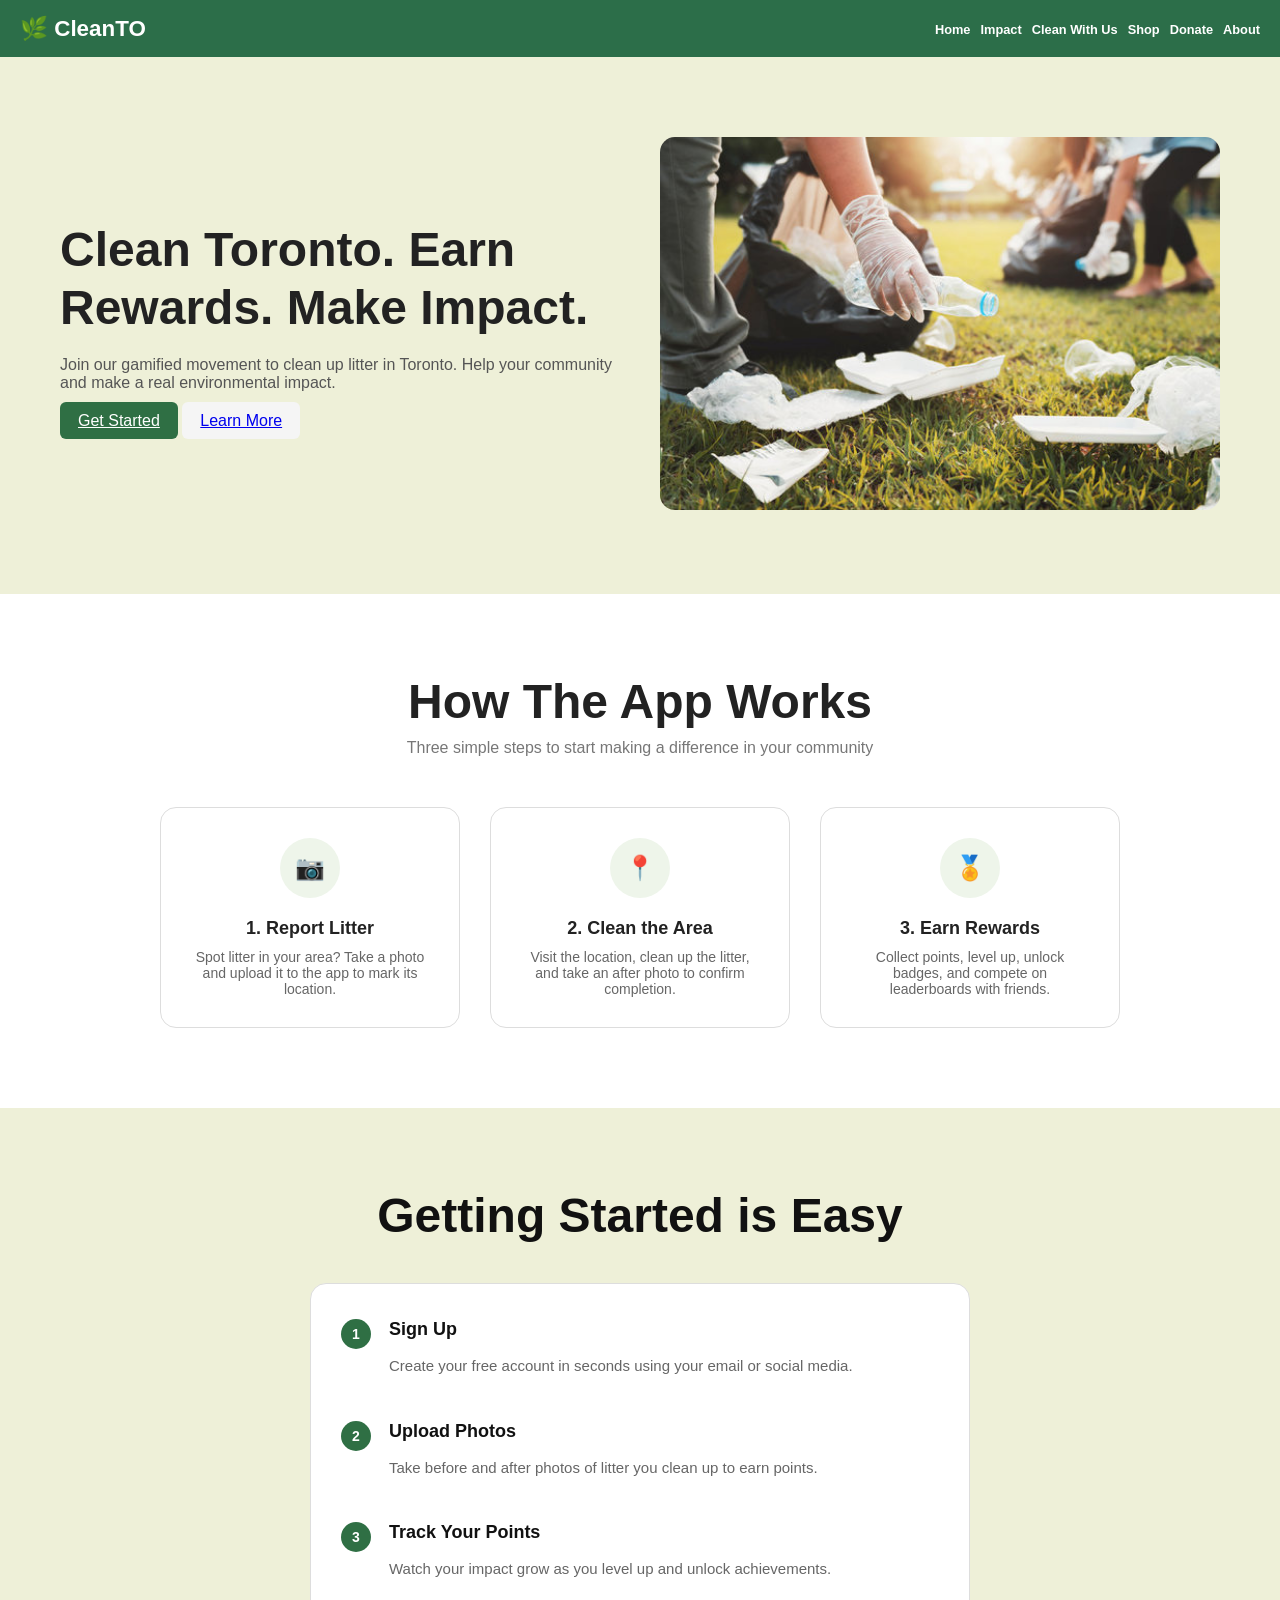
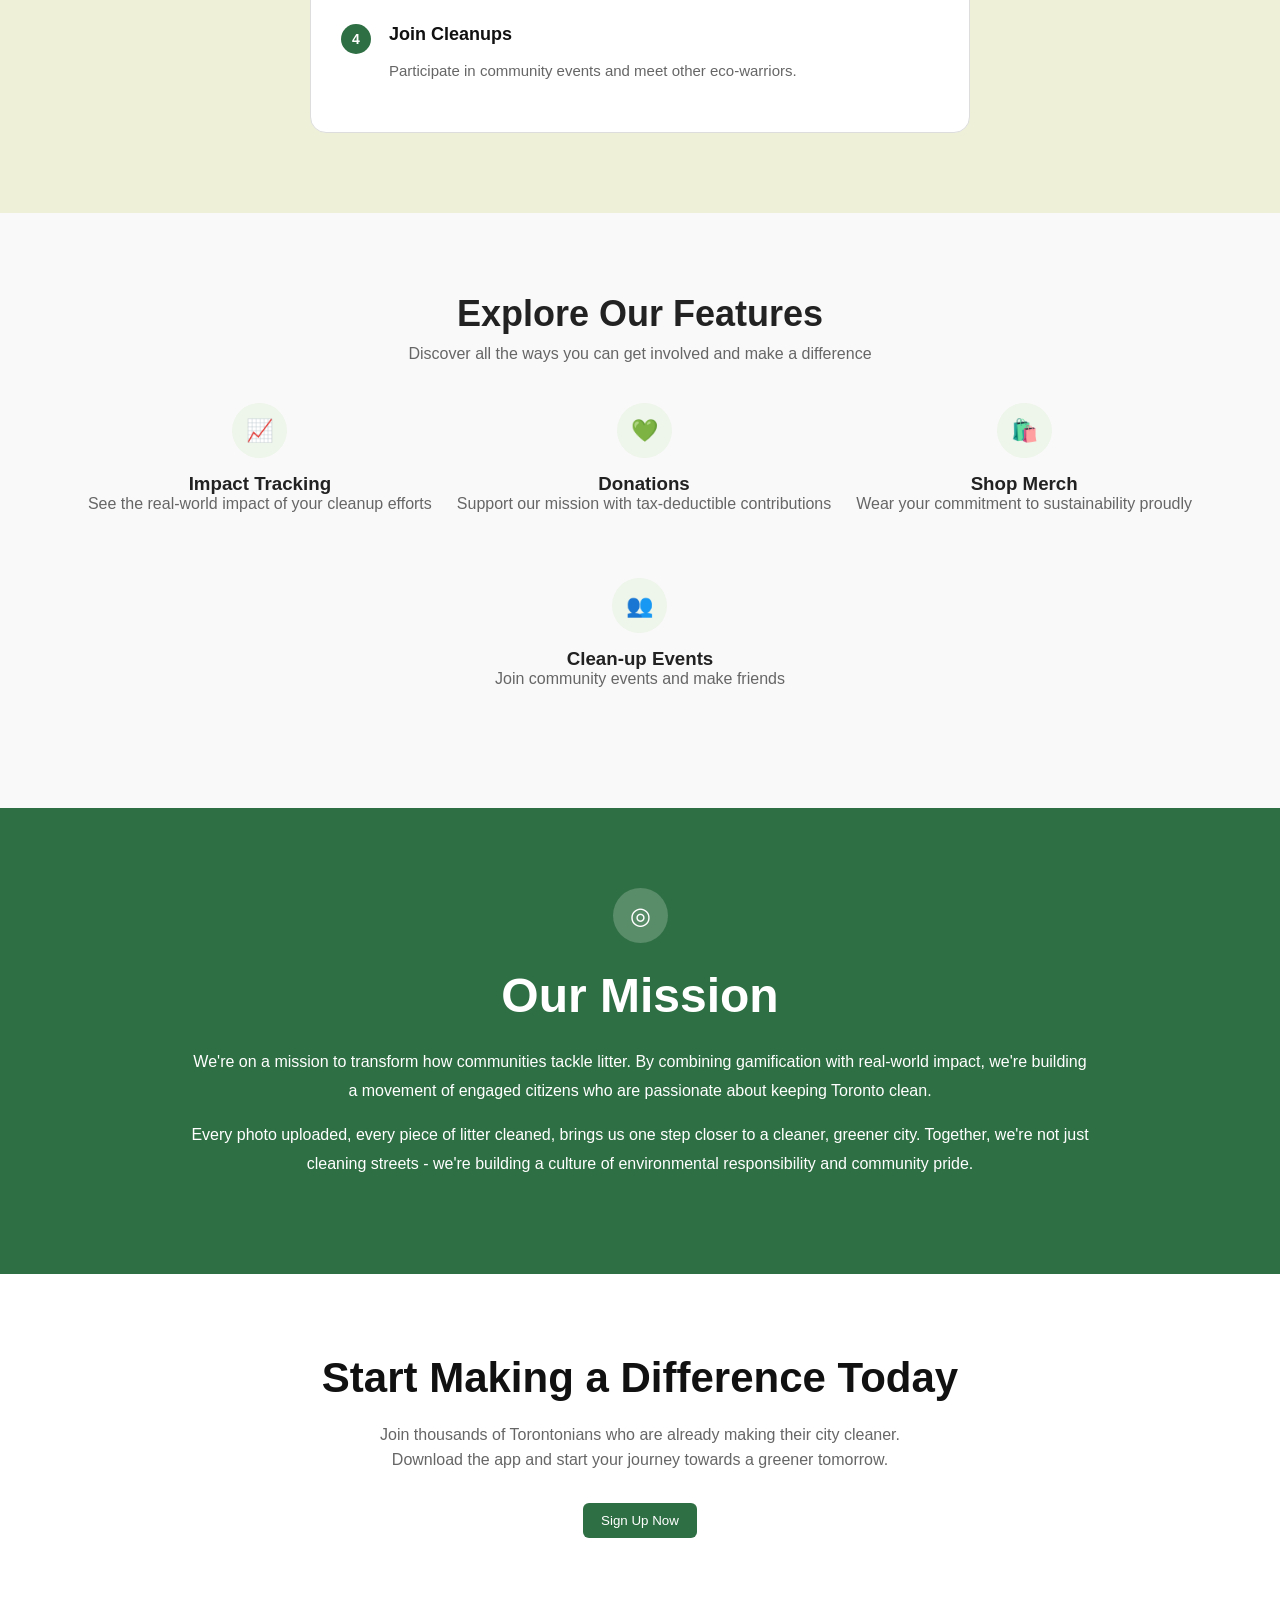
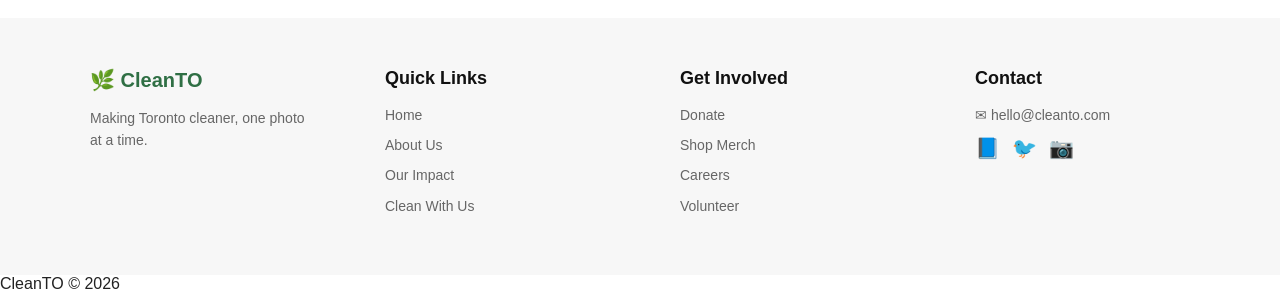
<file: index.html>
<!DOCTYPE html>
<html>
<head>
  <title>CleanTO Homepage</title>
<meta charset="utf-8" />
<meta http-equiv="Content-type" content="text/html; charset=utf-8" />
<meta name="viewport" content="width=device-width, initial-scale=1" />

<meta name="keywords" content="HTML">

  <link rel="stylesheet" href="style.css">
</head>

<body>

    <!-- NAVIGATION -->
    <nav>
        <a href="#" class="logo">🌿 CleanTO</a>
        <ul>
            <li><a href="index.html" >Home</a></li>
            <li><a href="impact.html" >Impact</a></li>
            <li><a href="clean.html" >Clean With Us</a></li>
            <li><a href="shop.html" >Shop</a></li>
            <li><a href="donations.html" >Donate</a></li>
            <li><a href="about.html" >About</a></li>
        </ul>
    </nav>

<!-- Hero Section -->
<div class="hero">

  <!-- Left side -->
  <div class="hero-text">
    <h1>Clean Toronto. Earn Rewards. Make Impact.</h1>
    <p>
      Join our gamified movement to clean up litter in Toronto.
      Help your community and make a real environmental impact.
    </p>

    <a href="clean.html" class="btn-green">Get Started</a>
    <a href="about.html" class="btn-light">Learn More</a>
  </div>

  <!-- Right side -->
  <div class="hero-image">
    <img src="hero.jpg" alt="hero image">
  </div>

</div>

<!-- How it works -->
<section id="how">
  <h2>How The App Works</h2>
  <p class="how-subtitle">Three simple steps to start making a difference in your community</p>

  <div class="cards">
    <div class="card">
      <div class="icon-circle">📷</div>
      <h3>1. Report Litter</h3>
      <p>Spot litter in your area? Take a photo and upload it to the app to mark its location.</p>
    </div>

    <div class="card">
      <div class="icon-circle">📍</div>
      <h3>2. Clean the Area</h3>
      <p>Visit the location, clean up the litter, and take an after photo to confirm completion.</p>
    </div>

    <div class="card">
      <div class="icon-circle">🏅</div>
      <h3>3. Earn Rewards</h3>
      <p>Collect points, level up, unlock badges, and compete on leaderboards with friends.</p>
    </div>
  </div>
</section>
<section id="getting-started">
  <h2>Getting Started is Easy</h2>

  <div class="steps">
    <div class="step-item">
      <div class="step-number">1</div>
      <div class="step-text">
        <h3>Sign Up</h3>
        <p>Create your free account in seconds using your email or social media.</p>
      </div>
    </div>

    <div class="step-item">
      <div class="step-number">2</div>
      <div class="step-text">
        <h3>Upload Photos</h3>
        <p>Take before and after photos of litter you clean up to earn points.</p>
      </div>
    </div>

    <div class="step-item">
      <div class="step-number">3</div>
      <div class="step-text">
        <h3>Track Your Points</h3>
        <p>Watch your impact grow as you level up and unlock achievements.</p>
      </div>
    </div>

    <div class="step-item">
      <div class="step-number">4</div>
      <div class="step-text">
        <h3>Join Cleanups</h3>
        <p>Participate in community events and meet other eco-warriors.</p>
      </div>
    </div>
  </div>
</section>
<section id="features">
  <h2>Explore Our Features</h2>
  <p class="feature-subtitle">
    Discover all the ways you can get involved and make a difference
  </p>

  <div class="feature-box">

    <div class="feature-card">
      <div class="feature-icon">📈</div>
      <h3>Impact Tracking</h3>
      <p>See the real-world impact of your cleanup efforts</p>
    </div>

    <div class="feature-card">
      <div class="feature-icon">💚</div>
      <h3>Donations</h3>
      <p>Support our mission with tax-deductible contributions</p>
    </div>

    <div class="feature-card">
      <div class="feature-icon">🛍️</div>
      <h3>Shop Merch</h3>
      <p>Wear your commitment to sustainability proudly</p>
    </div>

    <div class="feature-card">
      <div class="feature-icon">👥</div>
      <h3>Clean-up Events</h3>
      <p>Join community events and make friends</p>
    </div>

  </div>
</section>
<section id="mission">
  <div class="mission-icon">◎</div>
  <h2>Our Mission</h2>
  <p>
    We're on a mission to transform how communities tackle litter. By combining
    gamification with real-world impact, we're building a movement of engaged
    citizens who are passionate about keeping Toronto clean.
  </p>
  <p>
    Every photo uploaded, every piece of litter cleaned, brings us one step
    closer to a cleaner, greener city. Together, we're not just cleaning
    streets - we're building a culture of environmental responsibility and
    community pride.
  </p>
</section>
<section id="cta">
  <h2>Start Making a Difference Today</h2>
  <p class="cta-text">
    Join thousands of Torontonians who are already making their city cleaner.<br>
    Download the app and start your journey towards a greener tomorrow.
  </p>

  <div class="cta-buttons">
    <button class="btn-green" id="openSignup">Sign Up Now</button>
  </div>
</section>

<footer id="footer">
  <div class="footer-container">
    <div class="footer-column">
      <h3 class="footer-logo">🌿 CleanTO</h3>
      <p>Making Toronto cleaner, one photo at a time.</p>
    </div>

    <div class="footer-column">
      <h4>Quick Links</h4>
      <p>Home</p>
      <p>About Us</p>
      <p>Our Impact</p>
      <p>Clean With Us</p>
    </div>

    <div class="footer-column">
      <h4>Get Involved</h4>
      <p>Donate</p>
      <p>Shop Merch</p>
      <p>Careers</p>
      <p>Volunteer</p>
    </div>

    <div class="footer-column">
      <h4>Contact</h4>
      <p>✉ hello@cleanto.com</p>
      <div class="social-icons">
        <span>📘</span>
        <span>🐦</span>
        <span>📷</span>
      </div>
    </div>
  </div>
</footer>

<!-- Footer -->
<div class="footer">
  <p>CleanTO © 2026</p>
</div>

<script src="script.js"></script>
<!-- Signup Popup -->
<div id="signupModal" class="modal">
  <div class="modal-content">
    <span class="close">&times;</span>
    <h2>Sign Up</h2>

    <form id="signupForm">
      <input type="text" id="name" placeholder="Full Name"><br><br>
      <input type="email" id="email" placeholder="Email"><br><br>

      <button type="submit" class="btn-green">Submit</button>
    </form>

    <p id="message"></p>
  </div>
</div>

</body>
</html>
</file>
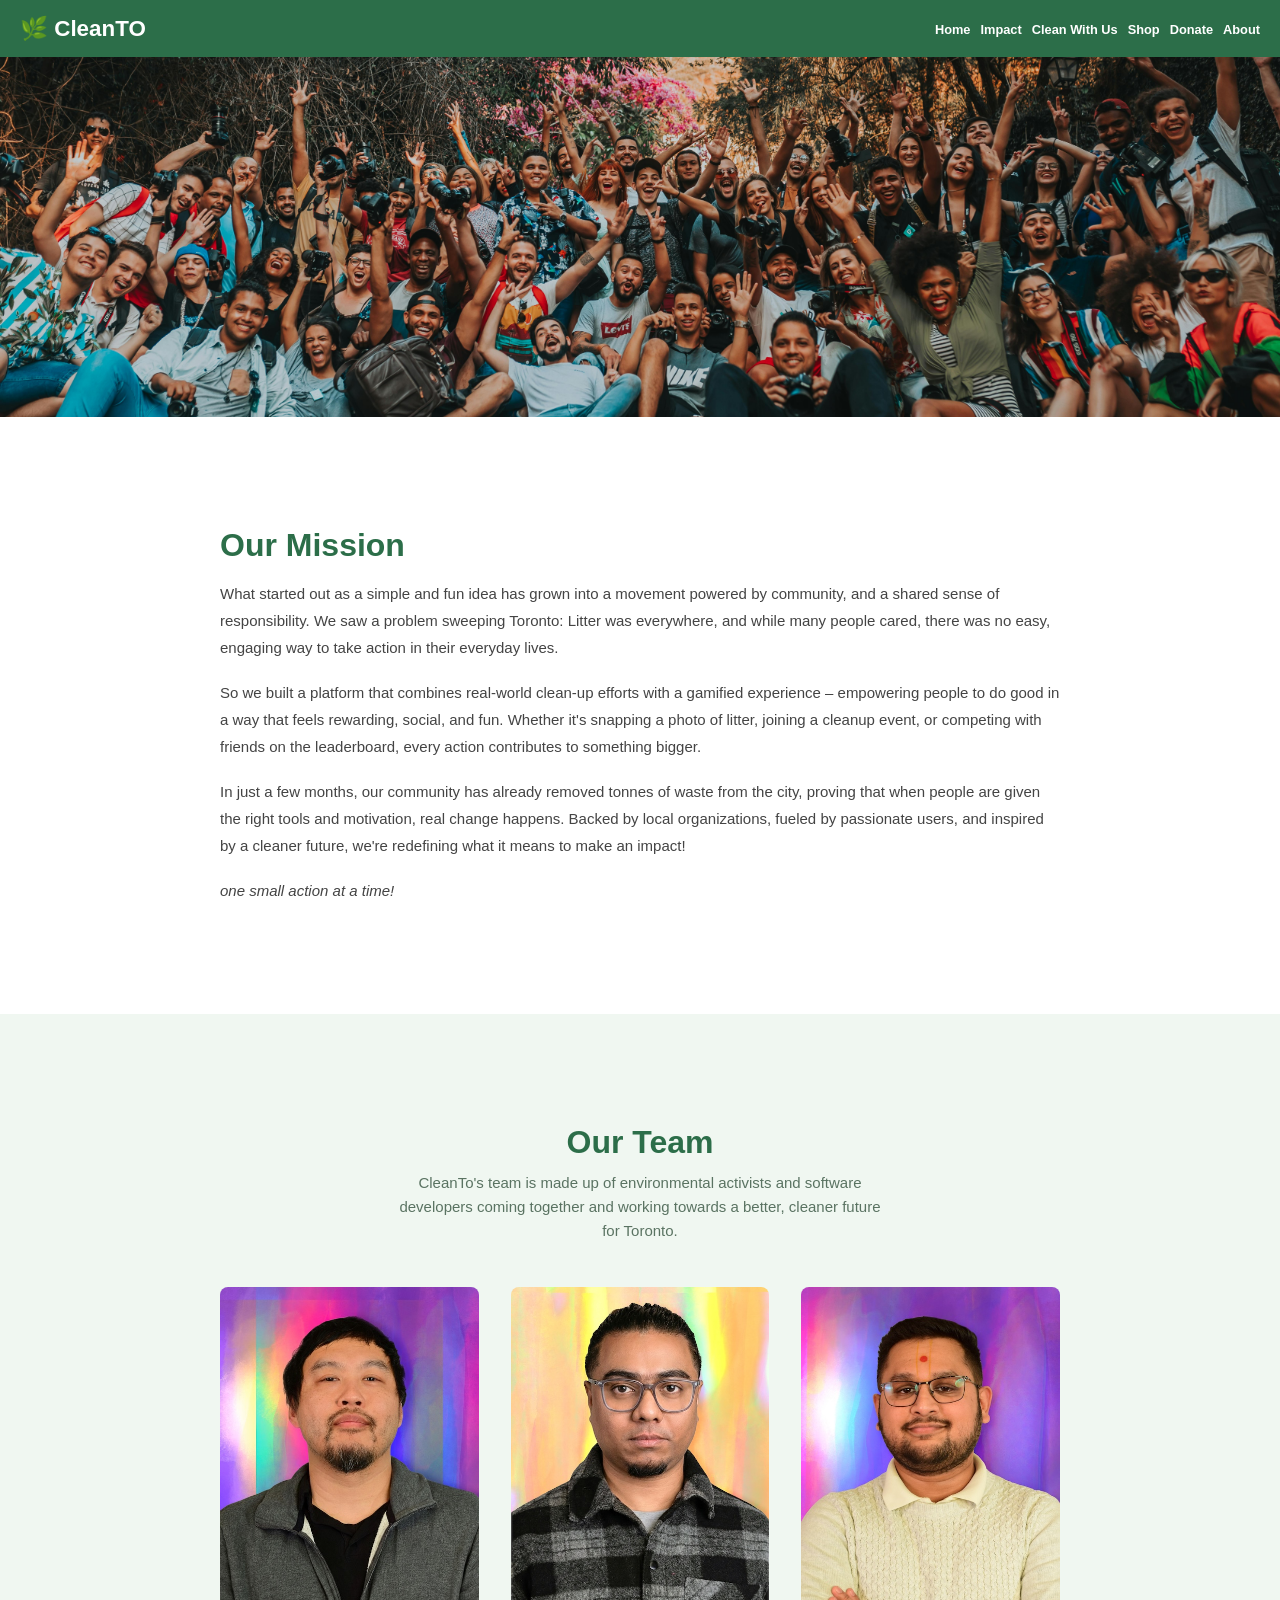
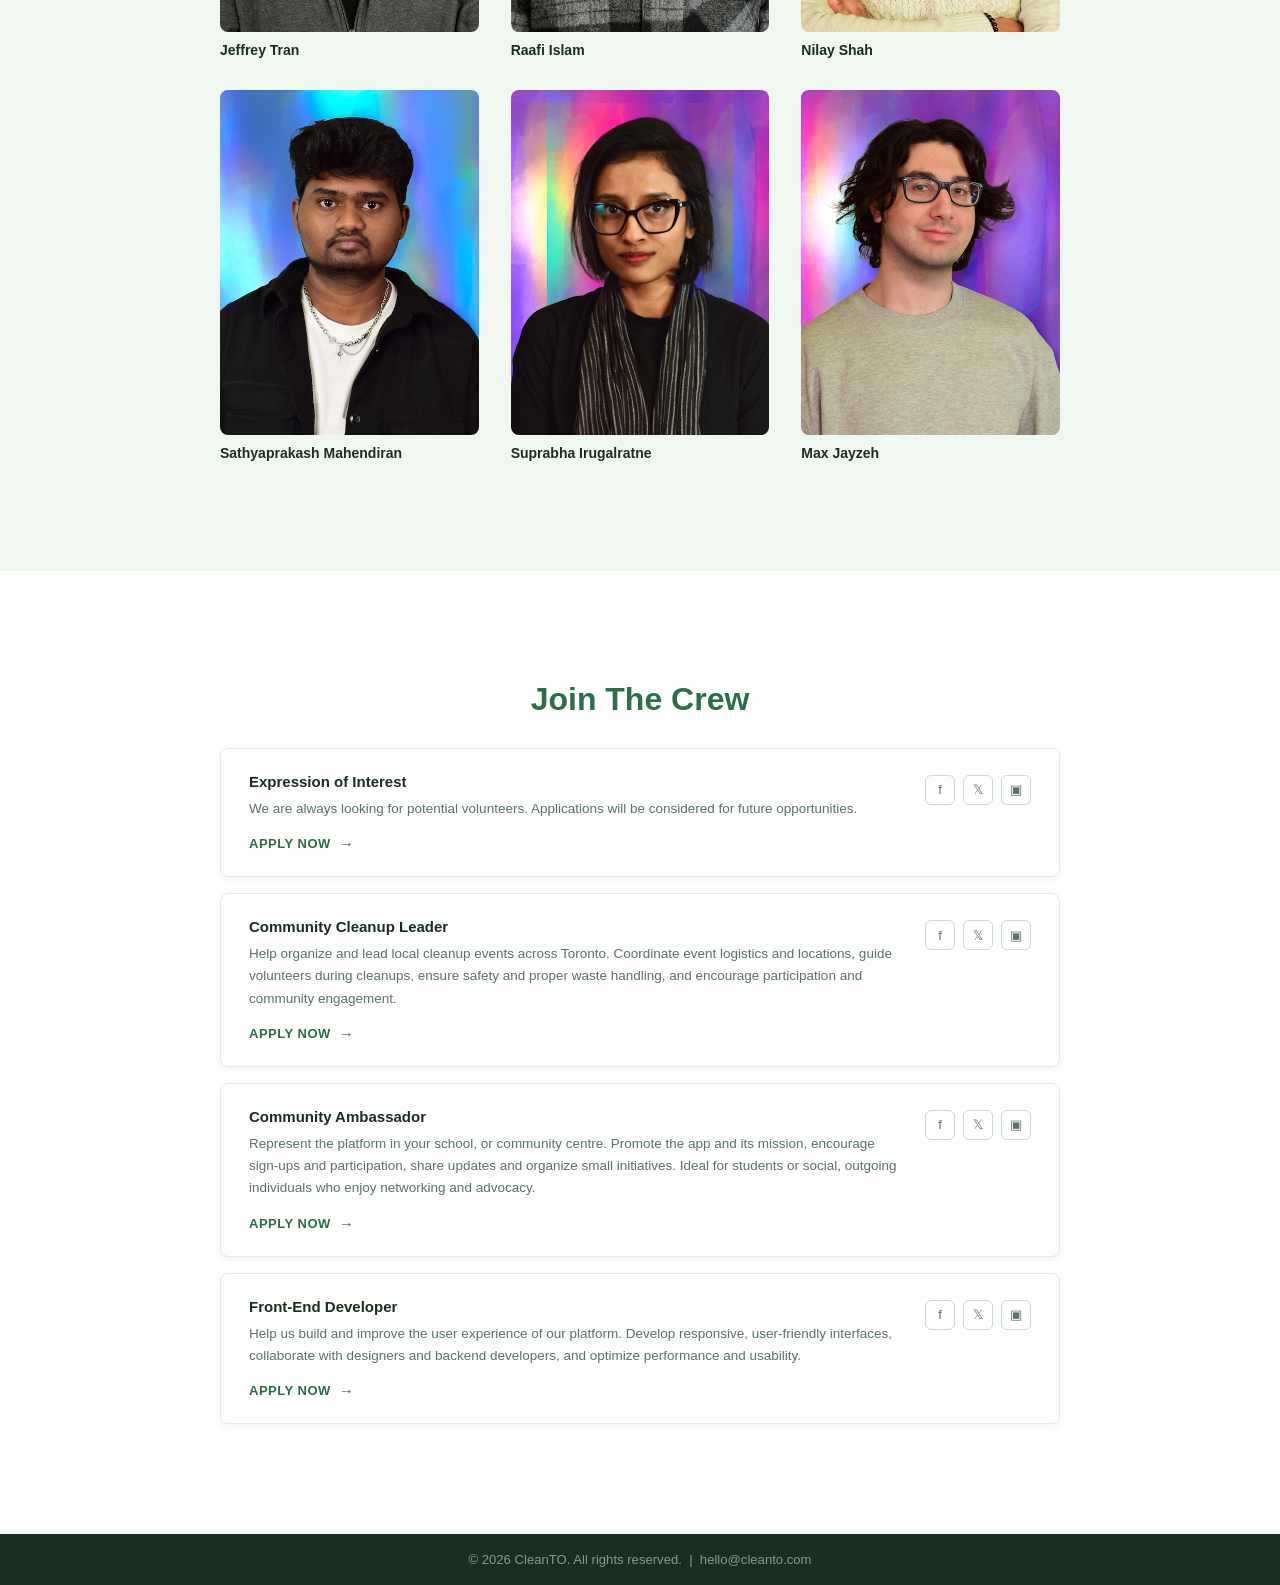
<file: about.html>
<!DOCTYPE html>
<html lang="en">
<head>
  <meta charset="UTF-8" />
  <meta name="viewport" content="width=device-width, initial-scale=1.0"/>
  <title>CleanTO – About</title>
  <link rel="stylesheet" href="headerfooter.css" />
  <link rel="stylesheet" href="container.css" />
  <link rel="stylesheet" href="style.css" />
  <style>
    /* ── Page-specific styles only ── */

    /* Hero banner */
    .hero-banner {
      width: 100%;
      height: 360px;
      overflow: hidden;
      display: block;
    }
    .hero-banner svg {
      width: 100%;
      height: 100%;
      display: block;
    }

    /* Mission – white left-aligned on this page
       (headerfooter.css .hero is green/centered; container.css handles width) */
    #mission.about-mission {
      background: #fff;
      color: #222;
      text-align: left;
      padding: 60px 0;
    }
    #mission.about-mission h2 {
      font-size: 2rem;
      color: #2c6e49;
      margin-bottom: 16px;
    }
    #mission.about-mission p {
      font-size: 15px;
      color: #444;
      line-height: 1.8;
      margin-bottom: 18px;
    }
    .mission-tagline {
      font-style: italic;
      font-size: 1.4rem;
      color: #2c6e49;
      margin-top: 20px;
    }

    /* Team section */
    #team {
      background: #f0f7f1;
      padding: 60px 0;
      text-align: center;
    }
    #team h2 {
      font-size: 2rem;
      color: #2c6e49;
      margin-bottom: 10px;
    }
    .team-subtitle {
      color: #5a7362;
      font-size: 15px;
      max-width: 500px;
      margin: 0 auto 44px;
      line-height: 1.6;
    }
    .team-grid {
      display: grid;
      grid-template-columns: repeat(3, 1fr);
      gap: 32px;
    }
    .team-member {
      display: flex;
      flex-direction: column;
      align-items: flex-start;
    }
    .member-photo {
      width: 100%;
      aspect-ratio: 3 / 4;
      border-radius: 8px;
      margin-bottom: 10px;
      overflow: hidden;
    }
    .member-photo img {
      width: 100%;
      height: 100%;
      object-fit: cover;
      display: block;
    }
    .member-name {
      font-size: 14px;
      font-weight: bold;
      color: #1a2e1e;
    }

    /* Join the Crew */
    #join {
      background: #fff;
      padding: 60px 0;
      text-align: center;
    }
    #join h2 {
      font-size: 2rem;
      color: #2c6e49;
      margin-bottom: 30px;
    }
    .roles-list {
      text-align: left;
    }
    .role-item {
      background: white;
      border: 1px solid #d8f3dc;
      border-radius: 8px;
      padding: 24px 28px;
      margin-bottom: 16px;
      display: flex;
      justify-content: space-between;
      align-items: flex-start;
      gap: 24px;
      box-shadow: 0 2px 8px rgba(0,0,0,0.06);
    }
    .role-content { flex: 1; }
    .role-item h3 {
      font-size: 15px;
      font-weight: bold;
      color: #1a2e1e;
      margin: 0 0 8px;
    }
    .role-item p {
      font-size: 13.5px;
      color: #5a7362;
      line-height: 1.65;
      margin: 0 0 14px;
    }
    .apply-link {
      display: inline-flex;
      align-items: center;
      gap: 8px;
      color: #2c6e49;
      font-size: 13px;
      font-weight: bold;
      text-decoration: none;
      letter-spacing: 0.5px;
      text-transform: uppercase;
      transition: gap 0.2s;
      cursor: pointer;
      background: none;
      border: none;
      padding: 0;
      font-family: inherit;
    }
    .apply-link::after { content: '→'; font-size: 15px; }
    .apply-link:hover  { gap: 13px; }

    .role-socials {
      display: flex;
      gap: 8px;
      flex-shrink: 0;
      padding-top: 2px;
    }
    .role-socials a {
      width: 30px;
      height: 30px;
      border: 1px solid #c3dfc9;
      border-radius: 6px;
      display: flex;
      align-items: center;
      justify-content: center;
      font-size: 13px;
      text-decoration: none;
      color: #5a7362;
      transition: border-color 0.2s, transform 0.2s;
    }
    .role-socials a:hover {
      border-color: #2c6e49;
      color: #2c6e49;
      transform: translateY(-2px);
    }

    /* Responsive */
    @media (max-width: 900px) {
      .team-grid { grid-template-columns: repeat(2, 1fr); gap: 20px; }
      .role-item  { flex-direction: column; }
    }
    @media (max-width: 600px) {
      .hero-banner { height: 220px; }
      .team-grid   { grid-template-columns: 1fr 1fr; }
    }

    /* ── Job page styles (added) ── */
    #job-page {
      display: none;
      min-height: 100vh;
      background: #f9fafb;
    }
    #job-page.active { display: block; }

    .job-back-bar {
      background: #fff;
      border-bottom: 1px solid #d0e8d8;
      padding: 12px 0;
    }
    .job-back-bar .container {
      display: flex;
      align-items: center;
    }
    .job-back-btn {
      background: none;
      border: 1px solid #c3dfc9;
      border-radius: 6px;
      padding: 7px 16px;
      font-size: 13px;
      color: #2c6e49;
      cursor: pointer;
      font-family: inherit;
      display: inline-flex;
      align-items: center;
      gap: 6px;
      transition: background 0.2s;
    }
    .job-back-btn:hover { background: #f0f7f1; }

    .job-header-block {
      background: #fff;
      border-bottom: 1px solid #e8f3ec;
      padding: 36px 0 28px;
    }
    .job-badge {
      display: inline-block;
      background: #f0f7f1;
      color: #2c6e49;
      font-size: 11px;
      font-weight: bold;
      padding: 4px 10px;
      border-radius: 4px;
      border: 1px solid #c3dfc9;
      margin-bottom: 12px;
      text-transform: uppercase;
      letter-spacing: 0.5px;
    }
    .job-header-block h1 {
      font-size: 2rem;
      color: #1a2e1e;
      margin: 0 0 12px;
    }
    .job-meta {
      display: flex;
      gap: 24px;
      flex-wrap: wrap;
    }
    .job-meta span {
      font-size: 13.5px;
      color: #5a7362;
    }

    .job-body {
      padding: 40px 0;
      display: grid;
      grid-template-columns: 1fr 300px;
      gap: 28px;
      align-items: start;
    }
    @media (max-width: 760px) {
      .job-body { grid-template-columns: 1fr; }
    }

    .job-main {
      background: #fff;
      border: 1px solid #e0e8e4;
      border-radius: 10px;
      padding: 30px;
    }
    .job-main h3 {
      font-size: 15px;
      font-weight: bold;
      color: #1a2e1e;
      margin: 24px 0 10px;
    }
    .job-main h3:first-child { margin-top: 0; }
    .job-main p {
      font-size: 14px;
      color: #444;
      line-height: 1.8;
      margin-bottom: 10px;
    }
    .job-main ul {
      padding-left: 20px;
      margin-bottom: 4px;
    }
    .job-main li {
      font-size: 14px;
      color: #444;
      line-height: 1.8;
      margin-bottom: 4px;
    }

    .job-sidebar {
      display: flex;
      flex-direction: column;
      gap: 16px;
    }
    .apply-card {
      background: #fff;
      border: 1px solid #d8f3dc;
      border-radius: 10px;
      padding: 24px;
    }
    .apply-card h4 {
      font-size: 15px;
      font-weight: bold;
      color: #1a2e1e;
      margin-bottom: 8px;
    }
    .apply-card p {
      font-size: 13px;
      color: #5a7362;
      line-height: 1.6;
      margin-bottom: 16px;
    }
    .apply-card-btn {
      width: 100%;
      background: #2c6e49;
      color: #fff;
      border: none;
      border-radius: 8px;
      padding: 12px;
      font-size: 14px;
      font-weight: bold;
      cursor: pointer;
      font-family: inherit;
      margin-bottom: 10px;
      transition: background 0.2s;
    }
    .apply-card-btn:hover { background: #215a3a; }
    .save-btn {
      width: 100%;
      background: #fff;
      color: #2c6e49;
      border: 1px solid #2c6e49;
      border-radius: 8px;
      padding: 11px;
      font-size: 14px;
      cursor: pointer;
      font-family: inherit;
      transition: background 0.2s;
    }
    .save-btn:hover { background: #f0f7f1; }

    .org-card {
      background: #fff;
      border: 1px solid #e0e8e4;
      border-radius: 10px;
      padding: 22px;
    }
    .org-logo-box {
      width: 46px;
      height: 46px;
      background: #2c6e49;
      border-radius: 8px;
      display: flex;
      align-items: center;
      justify-content: center;
      font-size: 20px;
      margin-bottom: 10px;
    }
    .org-card h4 {
      font-size: 14px;
      font-weight: bold;
      color: #1a2e1e;
      margin-bottom: 6px;
    }
    .org-card p {
      font-size: 12.5px;
      color: #5a7362;
      line-height: 1.55;
    }

    /* Application form inside job main */
    .app-form-section {
      background: #f0f7f1;
      border-radius: 8px;
      padding: 24px;
      margin-top: 28px;
    }
    .app-form-section h4 {
      font-size: 15px;
      font-weight: bold;
      color: #1a2e1e;
      margin-bottom: 18px;
    }
    .form-row { margin-bottom: 14px; }
    .form-row label {
      display: block;
      font-size: 11.5px;
      color: #5a7362;
      font-weight: bold;
      text-transform: uppercase;
      letter-spacing: 0.4px;
      margin-bottom: 5px;
    }
    .form-row input,
    .form-row textarea,
    .form-row select {
      width: 100%;
      background: #fff;
      border: 1px solid #c3dfc9;
      border-radius: 6px;
      padding: 9px 12px;
      font-size: 13.5px;
      color: #1a2e1e;
      font-family: inherit;
      outline: none;
      box-sizing: border-box;
    }
    .form-row input:focus,
    .form-row textarea:focus { border-color: #2c6e49; }
    .form-row textarea { height: 90px; resize: vertical; }
    .form-submit-btn {
      background: #2c6e49;
      color: #fff;
      border: none;
      border-radius: 8px;
      padding: 11px 28px;
      font-size: 14px;
      font-weight: bold;
      cursor: pointer;
      font-family: inherit;
      transition: background 0.2s;
    }
    .form-submit-btn:hover { background: #215a3a; }

    /* NEW: Validation Styles */
    .form-row input.error,
    .form-row textarea.error {
      border-color: #d93025;
      background-color: #fff2f2;
    }
    .error-message {
      color: #d93025;
      font-size: 11px;
      font-weight: bold;
      margin-top: 4px;
      display: block;
    }

    /* Success modal */
    .modal-overlay {
      display: none;
      position: fixed;
      inset: 0;
      background: rgba(0,0,0,0.45);
      align-items: center;
      justify-content: center;
      z-index: 200;
    }
    .modal-overlay.active { display: flex; }
    .modal-box {
      background: #fff;
      border-radius: 12px;
      padding: 32px 28px 28px;
      max-width: 420px;
      width: 90%;
      text-align: center;
      position: relative;
    }
    .modal-close-btn {
      position: absolute;
      top: 14px; right: 18px;
      background: none;
      border: none;
      font-size: 22px;
      cursor: pointer;
      color: #888;
      line-height: 1;
    }
    .modal-check {
      width: 56px;
      height: 56px;
      border-radius: 50%;
      background: #f0f7f1;
      border: 2px solid #2c6e49;
      display: flex;
      align-items: center;
      justify-content: center;
      font-size: 24px;
      color: #2c6e49;
      margin: 0 auto 16px;
    }
    .modal-box h3 {
      font-size: 1.3rem;
      color: #1a2e1e;
      margin-bottom: 8px;
    }
    .modal-box p {
      font-size: 13.5px;
      color: #5a7362;
      line-height: 1.65;
      margin-bottom: 22px;
    }
    .modal-done-btn {
      background: #2c6e49;
      color: #fff;
      border: none;
      border-radius: 8px;
      padding: 11px 32px;
      font-size: 14px;
      font-weight: bold;
      cursor: pointer;
      font-family: inherit;
      transition: background 0.2s;
    }
    .modal-done-btn:hover { background: #215a3a; }
  </style>
</head>
<body>

    <!-- NAVIGATION -->
    <nav>
        <a href="#" class="logo">🌿 CleanTO</a>
        <ul>
            <li><a href="index.html" >Home</a></li>
            <li><a href="impact.html" >Impact</a></li>
            <li><a href="clean.html" >Clean With Us</a></li>
            <li><a href="shop.html" >Shop</a></li>
            <li><a href="donations.html" >Donate</a></li>
            <li><a href="about.html" >About</a></li>
        </ul>
    </nav>

  <div id="about-page">
    <div class="hero-banner">
      <img src="banner.jpg" alt="CleanTO community" style="width:100%;height:100%;object-fit:cover;object-position:center;display:block;"/>
    </div>

    <section id="mission" class="about-mission">
      <div class="container">
        <h2>Our Mission</h2>
        <p>What started out as a simple and fun idea has grown into a movement powered by community, and a shared sense of responsibility. We saw a problem sweeping Toronto: Litter was everywhere, and while many people cared, there was no easy, engaging way to take action in their everyday lives.</p>
        <p>So we built a platform that combines real-world clean-up efforts with a gamified experience – empowering people to do good in a way that feels rewarding, social, and fun. Whether it's snapping a photo of litter, joining a cleanup event, or competing with friends on the leaderboard, every action contributes to something bigger.</p>
        <p>In just a few months, our community has already removed tonnes of waste from the city, proving that when people are given the right tools and motivation, real change happens. Backed by local organizations, fueled by passionate users, and inspired by a cleaner future, we're redefining what it means to make an impact!</p>
        <p class="mission-tagline">one small action at a time!</p>
      </div>
    </section>

    <section id="team">
      <div class="container">
        <h2>Our Team</h2>
        <p class="team-subtitle">CleanTo's team is made up of environmental activists and software developers coming together and working towards a better, cleaner future for Toronto.</p>
        <div class="team-grid">
          <div class="team-member">
            <div class="member-photo"><img src="JeffreyTran.jpg" alt="Jeffrey Tran"/></div>
            <span class="member-name">Jeffrey Tran</span>
          </div>
          <div class="team-member">
            <div class="member-photo"><img src="RaafiIslam.jpg" alt="Raafi Islam"/></div>
            <span class="member-name">Raafi Islam</span>
          </div>
          <div class="team-member">
            <div class="member-photo"><img src="NilayShah.jpg" alt="Nilay Shah"/></div>
            <span class="member-name">Nilay Shah</span>
          </div>
          <div class="team-member">
            <div class="member-photo"><img src="SathyaprakashMahendiran.jpg" alt="Sathyaprakash Mahendiran"/></div>
            <span class="member-name">Sathyaprakash Mahendiran</span>
          </div>
          <div class="team-member">
            <div class="member-photo"><img src="SuprabhaIrugaltrante.jpg" alt="Suprabha Irugalratne"/></div>
            <span class="member-name">Suprabha Irugalratne</span>
          </div>
          <div class="team-member">
            <div class="member-photo"><img src="MaxJayzeh.jpg" alt="Max Jayzeh"/></div>
            <span class="member-name">Max Jayzeh</span>
          </div>
        </div>
      </div>
    </section>

    <section id="join">
      <div class="container">
        <h2>Join The Crew</h2>
        <div class="roles-list">
          <div class="role-item">
            <div class="role-content">
              <h3>Expression of Interest</h3>
              <p>We are always looking for potential volunteers. Applications will be considered for future opportunities.</p>
              <button class="apply-link" onclick="showJob('eoi')">APPLY NOW</button>
            </div>
            <div class="role-socials">
              <a href="https://www.facebook.com/" title="Facebook">f</a>
              <a href="https://www.twitter.com/" title="Twitter">𝕏</a>
              <a href="https://www.Instagram.com/" title="Instagram">▣</a>
            </div>
          </div>
          <div class="role-item">
            <div class="role-content">
              <h3>Community Cleanup Leader</h3>
              <p>Help organize and lead local cleanup events across Toronto. Coordinate event logistics and locations, guide volunteers during cleanups, ensure safety and proper waste handling, and encourage participation and community engagement.</p>
              <button class="apply-link" onclick="showJob('cleanup')">APPLY NOW</button>
            </div>
            <div class="role-socials">
              <a href="https://www.facebook.com/" title="Facebook">f</a>
              <a href="https://www.twitter.com/" title="Twitter">𝕏</a>
              <a href="https://www.Instagram.com/" title="Instagram">▣</a>
            </div>
          </div>
          <div class="role-item">
            <div class="role-content">
              <h3>Community Ambassador</h3>
              <p>Represent the platform in your school, or community centre. Promote the app and its mission, encourage sign-ups and participation, share updates and organize small initiatives. Ideal for students or social, outgoing individuals who enjoy networking and advocacy.</p>
              <button class="apply-link" onclick="showJob('ambassador')">APPLY NOW</button>
            </div>
            <div class="role-socials">
              <a href="https://www.facebook.com/" title="Facebook">f</a>
              <a href="https://www.twitter.com/" title="Twitter">𝕏</a>
              <a href="https://www.Instagram.com/" title="Instagram">▣</a>
            </div>
          </div>
          <div class="role-item">
            <div class="role-content">
              <h3>Front-End Developer</h3>
              <p>Help us build and improve the user experience of our platform. Develop responsive, user-friendly interfaces, collaborate with designers and backend developers, and optimize performance and usability.</p>
              <button class="apply-link" onclick="showJob('dev')">APPLY NOW</button>
            </div>
             <div class="role-socials">
              <a href="https://www.facebook.com/" title="Facebook">f</a>
              <a href="https://www.twitter.com/" title="Twitter">𝕏</a>
              <a href="https://www.Instagram.com/" title="Instagram">▣</a>
            </div>
          </div>
        </div>
      </div>
    </section>

    <footer>
      © 2026 CleanTO. All rights reserved. &nbsp;|&nbsp; hello@cleanto.com
    </footer>
  </div>

  <div id="job-page">
    <div class="job-back-bar">
      <div class="container">
        <button class="job-back-btn" onclick="goBack()">← Back to About</button>
      </div>
    </div>
    <div class="job-header-block">
      <div class="container">
        <div class="job-badge">Volunteer Opportunity</div>
        <h1 id="job-title"></h1>
        <div class="job-meta" id="job-meta"></div>
      </div>
    </div>
    <div class="container">
      <div class="job-body">
        <div class="job-main" id="job-main"></div>
        <div class="job-sidebar">
          <div class="apply-card">
            <h4>Ready to apply?</h4>
            <p>Join hundreds of Torontonians making a real difference in their city.</p>
            <button class="apply-card-btn" onclick="scrollToForm()">Apply now</button>
            
          </div>
          <div class="org-card">
            <div class="org-logo-box">🌿</div>
            <h4>CleanTO</h4>
            <p>Community-powered cleanup platform for Toronto. Founded 2025.</p>
            <p style="color:#2c6e49; margin-top:8px; font-size:12.5px;">hello@cleanto.com</p>
          </div>
        </div>
      </div>
    </div>
  </div>

  <div class="modal-overlay" id="success-modal">
    <div class="modal-box">
      <button class="modal-close-btn" onclick="closeModal()">×</button>
      <div class="modal-check">✓</div>
      <h3>Application submitted!</h3>
      <p>Thanks for applying to CleanTO. We'll review your application and get back to you within 5–7 business days.</p>
      <button class="modal-done-btn" onclick="closeModal()">Done</button>
    </div>
  </div>

  <script>
    const jobs = {
      eoi: {
        title: 'Expression of Interest',
        location: 'Toronto, ON',
        commitment: 'Flexible',
        type: 'Volunteer',
        description: 'We\'re always on the lookout for passionate people who care about Toronto. Submit your expression of interest and we\'ll be in touch when a suitable opportunity opens up.',
        responsibilities: ['Participate in scheduled cleanup events', 'Help spread the word', 'Provide feedback', 'Connect with members'],
        requirements: ['Enthusiasm for Toronto', 'One event per month', 'Mobile device', 'No prior experience required'],
        perks: ['Tote bag & kit', 'Points and badges', 'Community recognition', 'Exclusive events']
      },
      cleanup: {
        title: 'Community Cleanup Leader',
        location: 'Toronto, ON (Various neighbourhoods)',
        commitment: '4–6 hrs/week',
        type: 'Volunteer',
        description: 'As a Cleanup Leader, you\'ll be the on-the-ground champion for CleanTO events in your neighbourhood.',
        responsibilities: ['Plan and coordinate events', 'Communicate with volunteers', 'Ensure safety protocols', 'Log waste collected', 'Engage participants'],
        requirements: ['Leadership skills', 'Comfort working outdoors', 'Reliable smartphone', 'First aid is asset', 'Coordination experience'],
        perks: ['Official Leader kit', 'Leadership recognition', 'Monthly debriefs', 'Letters of reference']
      },
      ambassador: {
        title: 'Community Ambassador',
        location: 'Schools & Community Centres, Toronto',
        commitment: '2–4 hrs/week',
        type: 'Volunteer / Part-time',
        description: 'CleanTO Ambassadors are the face of our movement, inspiring others to download the app and take action.',
        responsibilities: ['Promote app mission', 'Encourage sign-ups', 'Organize small initiatives', 'Social media updates', 'Attend meetups'],
        requirements: ['Outgoing personality', 'Social media active', 'Toronto student/member', 'Attend 2 events monthly'],
        perks: ['Exclusive merch', 'Early feature access', 'Networking', 'Volunteer hours certificate']
      },
      dev: {
        title: 'Front-End Developer',
        location: 'Remote (Toronto preferred)',
        commitment: '8–12 hrs/week',
        type: 'Volunteer / Contract',
        description: 'We\'re looking for a front-end developer to help build and improve the CleanTO web platform.',
        responsibilities: ['Develop UI components', 'Implement layouts', 'Optimize performance', 'Code reviews', 'Triage bugs'],
        requirements: ['HTML, CSS, JS proficiency', 'Framework experience', 'Responsive design knowledge', 'Git familiarity', 'Portfolio/GitHub required'],
        perks: ['Flexible remote work', 'Portfolio project', 'Direct mentorship', 'Transition to paid role']
      }
    };

    function showJob(jobId) {
      const j = jobs[jobId];
      document.getElementById('job-title').textContent = j.title;
      document.getElementById('job-meta').innerHTML =
        '<span>📍 ' + j.location + '</span>' +
        '<span>⏱ ' + j.commitment + '</span>' +
        '<span>🌿 CleanTO</span>';

      document.getElementById('job-main').innerHTML =
        '<h3>About the role</h3>' +
        '<p>' + j.description + '</p>' +
        '<h3>Responsibilities</h3>' +
        '<ul>' + j.responsibilities.map(function(r){ return '<li>' + r + '</li>'; }).join('') + '</ul>' +
        '<h3>What we\'re looking for</h3>' +
        '<ul>' + j.requirements.map(function(r){ return '<li>' + r + '</li>'; }).join('') + '</ul>' +
        '<h3>Perks &amp; benefits</h3>' +
        '<ul>' + j.perks.map(function(p){ return '<li>' + p + '</li>'; }).join('') + '</ul>' +
        '<div class="app-form-section" id="apply-form">' +
          '<h4>Apply now</h4>' +
          '<div class="form-row"><label>Full name</label><input id="name-input" type="text" placeholder="Jane Smith"></div>' +
          '<div class="form-row"><label>Email address</label><input id="email-input" type="email" placeholder="jane@example.com"></div>' +
          '<div class="form-row"><label>Phone (optional)</label><input type="tel" placeholder="+1 416 555 0100"></div>' +
          '<div class="form-row"><label>Why do you want to join CleanTO?</label><textarea id="reason-input" placeholder="Tell us a bit about yourself..."></textarea></div>' +
          '<button class="form-submit-btn" onclick="submitApp()">Submit application</button>' +
        '</div>';

      document.getElementById('about-page').style.display = 'none';
      document.getElementById('job-page').classList.add('active');
      window.scrollTo(0, 0);
    }

    function goBack() {
      document.getElementById('job-page').classList.remove('active');
      document.getElementById('about-page').style.display = '';
      window.scrollTo(0, 0);
    }

    function scrollToForm() {
      var form = document.getElementById('apply-form');
      if (form) form.scrollIntoView({ behavior: 'smooth', block: 'start' });
    }

    // UPDATED: submitApp with Validation
    function submitApp() {
      clearErrors();
      const nameInput = document.getElementById('name-input');
      const emailInput = document.getElementById('email-input');
      const reasonInput = document.getElementById('reason-input');
      let hasError = false;

      if (!nameInput.value.trim()) {
        showError(nameInput, "Full name is required");
        hasError = true;
      }

      if (!emailInput.value.trim()) {
        showError(emailInput, "Email address is required");
        hasError = true;
      } else if (!/^[^\s@]+@[^\s@]+\.[^\s@]+$/.test(emailInput.value)) {
        showError(emailInput, "Please enter a valid email address");
        hasError = true;
      }

      if (!reasonInput.value.trim()) {
        showError(reasonInput, "Please tell us why you want to join");
        hasError = true;
      }

      if (!hasError) {
        document.getElementById('success-modal').classList.add('active');
      }
    }

    function showError(input, message) {
      input.classList.add('error');
      const errorDiv = document.createElement('span');
      errorDiv.className = 'error-message';
      errorDiv.textContent = message;
      input.parentNode.appendChild(errorDiv);
    }

    function clearErrors() {
      const messages = document.querySelectorAll('.error-message');
      messages.forEach(m => m.remove());
      const inputs = document.querySelectorAll('.error');
      inputs.forEach(i => i.classList.remove('error'));
    }

    function closeModal() {
      document.getElementById('success-modal').classList.remove('active');
      goBack();
    }
  </script>
</body>
</html>
</file>
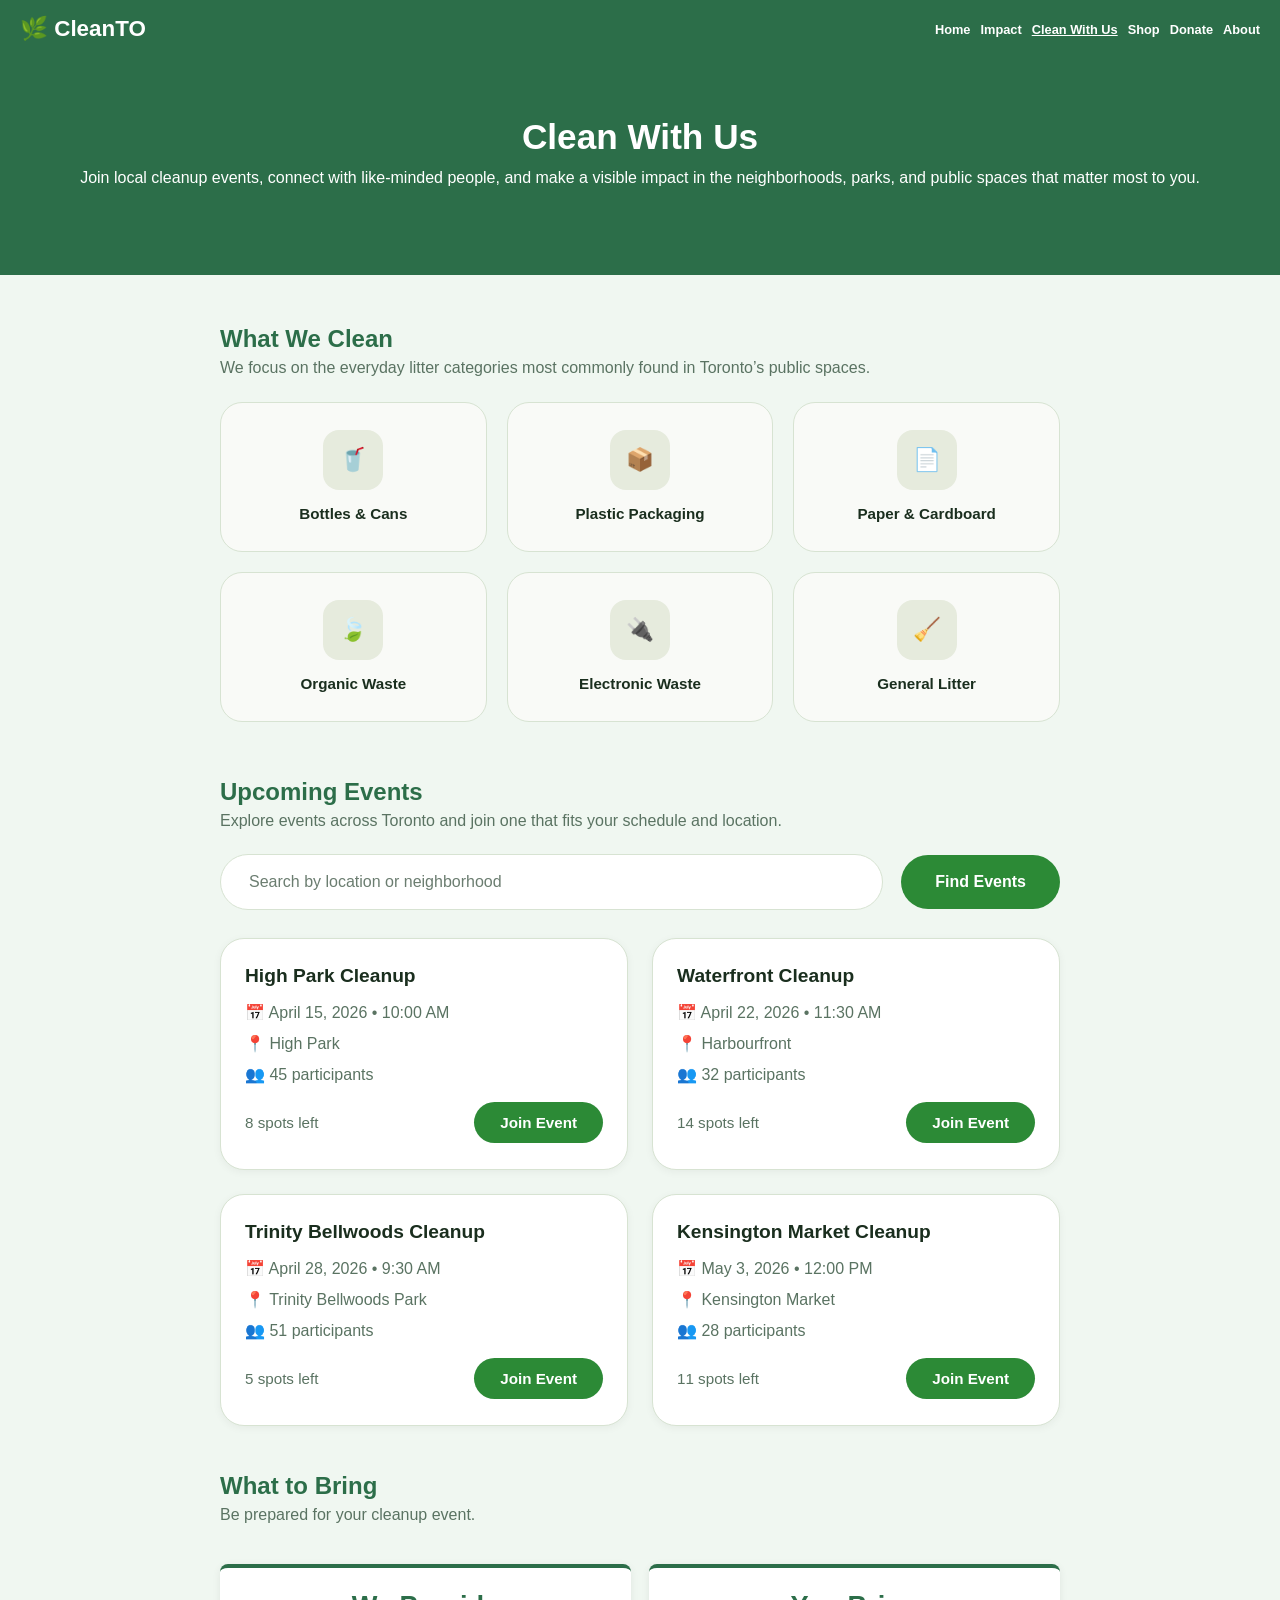
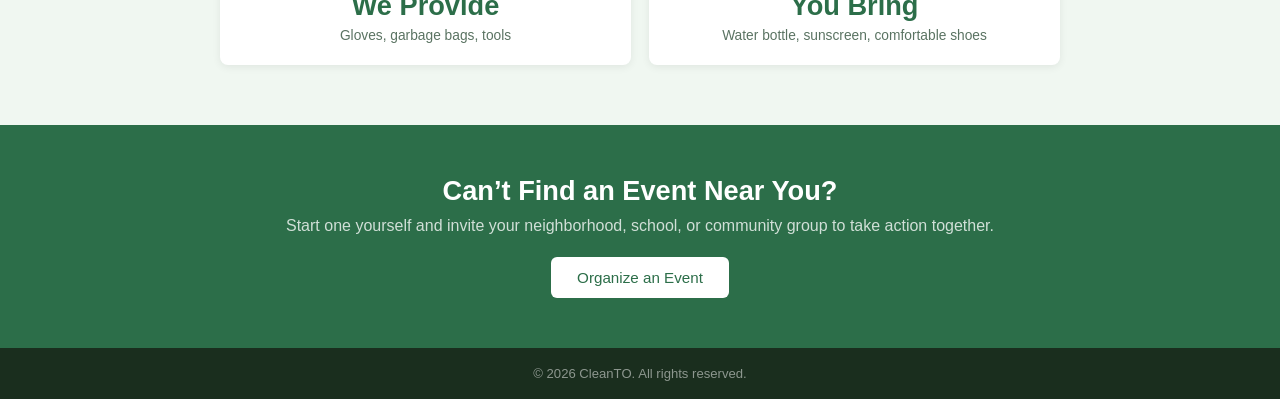
<file: clean.html>
<!DOCTYPE html>
<html lang="en">
<head>
    <meta charset="UTF-8">
    <meta name="viewport" content="width=device-width, initial-scale=1.0">
    <link rel="stylesheet" href="headerfooter.css">
    <link rel="stylesheet" href="container.css">
    <title>Clean With Us - CleanTO</title>

    <style>
        .active {
            text-decoration: underline;
        }

        .join-msg {
            display: none;
            margin-top: 14px;
            padding: 13px 16px;
            border-radius: 6px;
            background-color: #d4edda;
            color: #1a5c2a;
            border: 1px solid #b2dfba;
            font-size: 0.92rem;
            font-weight: bold;
        }

        .join-msg.error {
    background-color: #f8d7da;
    color: #842029;
    border: 1px solid #f5c2c7;
        }

        .clean-grid {
            display: grid;
            grid-template-columns: repeat(3, 1fr);
            gap: 20px;
            margin-top: 25px;
            margin-bottom: 20px;
        }

        .clean-card {
            background-color: #f9faf7;
            border: 1.5px solid #d7e3d2;
            border-radius: 22px;
            padding: 22px 14px;
            text-align: center;
            min-height: 150px;
            display: flex;
            flex-direction: column;
            justify-content: center;
            align-items: center;
        }

        .clean-icon {
            width: 60px;
            height: 60px;
            border-radius: 16px;
            background-color: #e6ebdd;
            display: flex;
            align-items: center;
            justify-content: center;
            font-size: 1.4rem;
            margin-bottom: 14px;
        }

        .clean-card h3 {
            font-size: 0.95rem;
            font-weight: 600;
            color: #1a2e1e;
            margin: 0;
            line-height: 1.35;
        }

        .events-search-row {
            display: flex;
            gap: 18px;
            align-items: center;
            margin-top: 24px;
            margin-bottom: 28px;
            flex-wrap: wrap;
        }

        .events-search-input {
            flex: 1;
            min-width: 260px;
            padding: 18px 28px;
            border-radius: 999px;
            border: 1px solid #d7e3d2;
            background-color: #ffffff;
            font-size: 1rem;
            color: #1a2e1e;
            outline: none;
            font-family: Arial, sans-serif;
        }

        .events-search-input::placeholder {
            color: #6b7d70;
        }

        .events-search-btn {
            background-color: #2c8a36;
            color: white;
            border: none;
            border-radius: 999px;
            padding: 18px 34px;
            font-size: 1rem;
            font-weight: bold;
            cursor: pointer;
            font-family: Arial, sans-serif;
        }

        .events-search-btn:hover {
            background-color: #25752e;
        }

        .events-grid {
            display: grid;
            grid-template-columns: repeat(2, 1fr);
            gap: 24px;
            margin-bottom: 10px;
        }

        .event-card-modern {
            background-color: #ffffff;
            border: 1px solid #d7e3d2;
            border-radius: 24px;
            padding: 26px 24px;
            box-shadow: 0 2px 8px rgba(0,0,0,0.05);
        }

        .event-card-modern h3 {
            font-size: 1.2rem;
            color: #1a2e1e;
            margin-bottom: 16px;
        }

        .event-card-modern p {
            color: #5a7362;
            font-size: 1rem;
            margin-bottom: 12px;
        }

        .event-card-footer {
            display: flex;
            justify-content: space-between;
            align-items: center;
            margin-top: 18px;
            gap: 14px;
            flex-wrap: wrap;
        }

        .event-card-footer span {
            color: #5a7362;
            font-size: 0.95rem;
        }

        .event-card-modern .btn-white {
            background-color: #2c8a36;
            color: white;
            padding: 12px 26px;
            border-radius: 999px;
            font-weight: bold;
        }

        .event-card-modern .btn-white:hover {
            background-color: #25752e;
        }

        .modal-overlay {
            display: none;
            position: fixed;
            inset: 0;
            background: rgba(0, 0, 0, 0.35);
            z-index: 999;
            justify-content: center;
            align-items: center;
            padding: 30px;
        }

        .modal-overlay.show {
            display: flex;
        }

        .organize-modal {
            background: #ffffff;
            width: 100%;
            max-width: 760px;
            border-radius: 28px;
            padding: 34px 34px 28px;
            position: relative;
            box-shadow: 0 20px 50px rgba(0,0,0,0.18);
            max-height: 90vh;
            overflow-y: auto;
        }

        .organize-modal h2 {
            font-size: 2rem;
            margin-bottom: 10px;
            color: #1a2e1e;
        }

        .modal-close {
            position: absolute;
            top: 22px;
            right: 22px;
            width: 54px;
            height: 54px;
            border: none;
            border-radius: 50%;
            background-color: #e6ebdd;
            font-size: 2rem;
            line-height: 1;
            cursor: pointer;
            color: #1a1a1a;
        }

        .modal-form-card {
            background: transparent;
            box-shadow: none;
            padding: 0;
            margin-top: 24px;
        }

        .modal-form-card .form-group label {
            font-size: 0.95rem;
            margin-bottom: 10px;
            color: #1a2e1e;
        }

        .modal-form-card .form-group input,
        .modal-form-card .form-group textarea {
            background-color: #ffffff;
            border: 1.5px solid #c3dfc9;
            border-radius: 18px;
            padding: 18px 20px;
            font-size: 1rem;
        }

        .modal-form-card .form-group textarea {
            min-height: 130px;
        }

        .modal-btn-row {
            display: flex;
            gap: 16px;
            margin-top: 18px;
            flex-wrap: wrap;
        }

        .modal-btn-row .submit-btn {
            width: auto;
            min-width: 180px;
            border-radius: 999px;
            padding: 16px 26px;
            margin-top: 0;
        }

        .cancel-btn {
            background-color: #e6ebdd;
            color: #1a2e1e;
            border: none;
            padding: 16px 26px;
            font-size: 1rem;
            font-weight: bold;
            border-radius: 999px;
            cursor: pointer;
            font-family: Arial, sans-serif;
        }

        .cancel-btn:hover {
            background-color: #d9dfd3;
        }

        @media (max-width: 900px) {
            .clean-grid {
                grid-template-columns: repeat(2, 1fr);
            }

            .events-grid {
                grid-template-columns: 1fr;
            }
        }

        @media (max-width: 600px) {
            .clean-grid {
                grid-template-columns: 1fr;
            }

            .organize-modal {
                padding: 24px 20px 20px;
            }
        }
    </style>
</head>

<body>

    <!-- NAVIGATION -->
    <nav>
        <a href="#" class="logo">🌿 CleanTO</a>
        <ul>
            <li><a href="index.html">Home</a></li>
            <li><a href="impact.html">Impact</a></li>
            <li><a href="clean.html" class="active">Clean With Us</a></li>
            <li><a href="shop.html">Shop</a></li>
            <li><a href="donations.html">Donate</a></li>
            <li><a href="about.html">About</a></li>
        </ul>
    </nav>

    <!-- HERO -->
    <div class="hero">
        <h1>Clean With Us</h1>
        <p>Join local cleanup events, connect with like-minded people, and make a visible impact in the neighborhoods, parks, and public spaces that matter most to you.</p>
    </div>

    <!-- MAIN CONTENT -->
    <div class="container">

        <h2>What We Clean</h2>
        <p class="subtitle">We focus on the everyday litter categories most commonly found in Toronto’s public spaces.</p>

        <div class="clean-grid">
            <div class="clean-card">
                <div class="clean-icon">🥤</div>
                <h3>Bottles &amp; Cans</h3>
            </div>

            <div class="clean-card">
                <div class="clean-icon">📦</div>
                <h3>Plastic Packaging</h3>
            </div>

            <div class="clean-card">
                <div class="clean-icon">📄</div>
                <h3>Paper &amp; Cardboard</h3>
            </div>

            <div class="clean-card">
                <div class="clean-icon">🍃</div>
                <h3>Organic Waste</h3>
            </div>

            <div class="clean-card">
                <div class="clean-icon">🔌</div>
                <h3>Electronic Waste</h3>
            </div>

            <div class="clean-card">
                <div class="clean-icon">🧹</div>
                <h3>General Litter</h3>
            </div>
        </div>

        <br><br>

        <h2>Upcoming Events</h2>
        <p class="subtitle">Explore events across Toronto and join one that fits your schedule and location.</p>

        <div class="events-search-row">
            <input type="text" class="events-search-input" id="eventSearchInput" placeholder="Search by location or neighborhood">
            <button class="events-search-btn" id="findEventsBtn">Find Events</button>
        </div>

        <div class="events-grid" id="eventsGrid">
            <div class="event-card-modern" data-location="high park">
                <h3>High Park Cleanup</h3>
                <p>📅 April 15, 2026 • 10:00 AM</p>
                <p>📍 High Park</p>
                <p>👥 45 participants</p>
                <div class="event-card-footer">
                    <span>8 spots left</span>
                    <button class="btn-white event-btn" data-event="High Park Cleanup">Join Event</button>
                </div>
            </div>

            <div class="event-card-modern" data-location="harbourfront">
                <h3>Waterfront Cleanup</h3>
                <p>📅 April 22, 2026 • 11:30 AM</p>
                <p>📍 Harbourfront</p>
                <p>👥 32 participants</p>
                <div class="event-card-footer">
                    <span>14 spots left</span>
                    <button class="btn-white event-btn" data-event="Waterfront Cleanup">Join Event</button>
                </div>
            </div>

            <div class="event-card-modern" data-location="trinity bellwoods">
                <h3>Trinity Bellwoods Cleanup</h3>
                <p>📅 April 28, 2026 • 9:30 AM</p>
                <p>📍 Trinity Bellwoods Park</p>
                <p>👥 51 participants</p>
                <div class="event-card-footer">
                    <span>5 spots left</span>
                    <button class="btn-white event-btn" data-event="Trinity Bellwoods Cleanup">Join Event</button>
                </div>
            </div>

            <div class="event-card-modern" data-location="kensington market">
                <h3>Kensington Market Cleanup</h3>
                <p>📅 May 3, 2026 • 12:00 PM</p>
                <p>📍 Kensington Market</p>
                <p>👥 28 participants</p>
                <div class="event-card-footer">
                    <span>11 spots left</span>
                    <button class="btn-white event-btn" data-event="Kensington Market Cleanup">Join Event</button>
                </div>
            </div>
        </div>

        <div id="joinMessage" class="join-msg"></div>

        <br><br>

        <h2>What to Bring</h2>
        <p class="subtitle">Be prepared for your cleanup event.</p>

        <div class="impact-grid">
            <div class="impact-card">
                <h3>We Provide</h3>
                <p>Gloves, garbage bags, tools</p>
            </div>
            <div class="impact-card">
                <h3>You Bring</h3>
                <p>Water bottle, sunscreen, comfortable shoes</p>
            </div>
        </div>

    </div> <!-- end container -->

    <!-- BOTTOM CTA -->
    <div class="bottom-cta">
        <h2>Can’t Find an Event Near You?</h2>
        <p>Start one yourself and invite your neighborhood, school, or community group to take action together.</p>
        <div class="bottom-cta-btns">
            <button class="btn-white" id="openOrganizeModalBtn">Organize an Event</button>
        </div>
    </div>

    <!-- JOIN EVENT MODAL -->
    <div class="modal-overlay" id="joinModalOverlay">
        <div class="organize-modal">
            <button class="modal-close" id="closeJoinModalBtn">&times;</button>

            <h2>Join Event</h2>
            <p class="subtitle" id="joinModalSubtitle">Complete the form below to join this cleanup event.</p>

            <div class="form-card modal-form-card">
                <div class="form-row">
                    <div class="form-group">
                        <label for="joinName">Full Name</label>
                        <input type="text" id="joinName" placeholder="">
                        <div class="error-msg" id="joinNameError">Please enter your name.</div>
                    </div>
                </div>

                <div class="form-row">
                    <div class="form-group">
                        <label for="joinEmail">Email</label>
                        <input type="email" id="joinEmail" placeholder="">
                        <div class="error-msg" id="joinEmailError">Please enter a valid email.</div>
                    </div>
                </div>

                <div class="form-row">
                    <div class="form-group">
                        <label for="joinNote">Notes (Optional)</label>
                        <textarea id="joinNote" placeholder="Add any message or note here."></textarea>
                    </div>
                </div>

                <div class="modal-btn-row">
                    <button class="submit-btn" id="submitJoinBtn">Confirm Join</button>
                    <button class="cancel-btn" id="cancelJoinModalBtn">Cancel</button>
                </div>

                <div class="msg-box success" id="joinSuccessMessage">
                    You have successfully joined this cleanup event.
                </div>

                <div class="msg-box error" id="joinErrorMessage">
                    Please fill in all required fields correctly.
                </div>
            </div>
        </div>
    </div>

    <!-- ORGANIZE EVENT MODAL -->
    <div class="modal-overlay" id="modalOverlay">
        <div class="organize-modal">
            <button class="modal-close" id="closeModalBtn">&times;</button>

            <h2>Organize an Event</h2>
            <p class="subtitle">Fill out the form below to propose a community cleanup event.</p>

            <div class="form-card modal-form-card">
                <div class="form-row">
                    <div class="form-group">
                        <label for="eventName">Event Name</label>
                        <input type="text" id="eventName" placeholder="">
                        <div class="error-msg" id="eventNameError">Please enter an event name.</div>
                    </div>
                </div>

                <div class="form-row">
                    <div class="form-group">
                        <label for="eventLocation">Location</label>
                        <input type="text" id="eventLocation" placeholder="">
                        <div class="error-msg" id="eventLocationError">Please enter a location.</div>
                    </div>
                </div>

                <div class="form-row">
                    <div class="form-group">
                        <label for="eventDate">Date</label>
                        <input type="date" id="eventDate">
                        <div class="error-msg" id="eventDateError">Please select a date.</div>
                    </div>
                </div>

                <div class="form-row">
                    <div class="form-group">
                        <label for="organizerEmail">Contact Email</label>
                        <input type="email" id="organizerEmail" placeholder="">
                        <div class="error-msg" id="organizerEmailError">Please enter a valid email.</div>
                    </div>
                </div>

                <div class="form-row">
                    <div class="form-group">
                        <label for="eventNotes">Notes</label>
                        <textarea id="eventNotes" placeholder="Tell us a little about your proposed cleanup event."></textarea>
                    </div>
                </div>

                <div class="modal-btn-row">
                    <button class="submit-btn" id="submitEventBtn">Submit Event</button>
                    <button class="cancel-btn" id="cancelModalBtn">Cancel</button>
                </div>

                <div class="msg-box success" id="successMessage">
                    Your cleanup event has been submitted successfully.
                </div>

                <div class="msg-box error" id="errorMessage">
                    Submission failed. Please fill in all required fields correctly.
                </div>
            </div>
        </div>
    </div>

    <!-- FOOTER -->
    <footer>
        <p>&copy; 2026 CleanTO. All rights reserved.</p>
    </footer>

    <script>
        const joinMessage = document.getElementById("joinMessage");
        const eventButtons = document.querySelectorAll(".event-btn");
        const findEventsBtn = document.getElementById("findEventsBtn");
        const eventSearchInput = document.getElementById("eventSearchInput");
        const eventCards = document.querySelectorAll(".event-card-modern");

        const openOrganizeModalBtn = document.getElementById("openOrganizeModalBtn");
        const modalOverlay = document.getElementById("modalOverlay");
        const closeModalBtn = document.getElementById("closeModalBtn");
        const cancelModalBtn = document.getElementById("cancelModalBtn");

        const submitEventBtn = document.getElementById("submitEventBtn");
        const successMessage = document.getElementById("successMessage");
        const errorMessage = document.getElementById("errorMessage");

        const eventName = document.getElementById("eventName");
        const eventLocation = document.getElementById("eventLocation");
        const eventDate = document.getElementById("eventDate");
        const organizerEmail = document.getElementById("organizerEmail");
        const eventNotes = document.getElementById("eventNotes");

        const eventNameError = document.getElementById("eventNameError");
        const eventLocationError = document.getElementById("eventLocationError");
        const eventDateError = document.getElementById("eventDateError");
        const organizerEmailError = document.getElementById("organizerEmailError");

        const joinModalOverlay = document.getElementById("joinModalOverlay");
        const closeJoinModalBtn = document.getElementById("closeJoinModalBtn");
        const cancelJoinModalBtn = document.getElementById("cancelJoinModalBtn");
        const submitJoinBtn = document.getElementById("submitJoinBtn");
        const joinModalSubtitle = document.getElementById("joinModalSubtitle");

        const joinName = document.getElementById("joinName");
        const joinEmail = document.getElementById("joinEmail");
        const joinNote = document.getElementById("joinNote");

        const joinNameError = document.getElementById("joinNameError");
        const joinEmailError = document.getElementById("joinEmailError");
        const joinSuccessMessage = document.getElementById("joinSuccessMessage");
        const joinErrorMessage = document.getElementById("joinErrorMessage");

        let selectedEventName = "";

        findEventsBtn.addEventListener("click", () => {
            const searchValue = eventSearchInput.value.trim().toLowerCase();
            let visibleCount = 0;

            eventCards.forEach(card => {
                const location = card.getAttribute("data-location");
                const shouldShow = searchValue === "" || location.includes(searchValue);

                if (shouldShow) {
                    card.style.display = "block";
                    visibleCount++;
                } else {
                    card.style.display = "none";
                }
            });

                if (visibleCount === 0) {
                    joinMessage.style.display = "block";
                    joinMessage.textContent = "No cleanup events found in your area.";

                    // add error styling
                    joinMessage.classList.add("error");

                } else {
                    joinMessage.style.display = "none";

                    // remove error styling if results found
                    joinMessage.classList.remove("error");
                }
            });

        function openOrganizeModal() {
            modalOverlay.classList.add("show");
        }

        function closeOrganizeModal() {
            modalOverlay.classList.remove("show");
            resetOrganizeFormMessages();
        }

        function resetOrganizeFormMessages() {
            eventNameError.style.display = "none";
            eventLocationError.style.display = "none";
            eventDateError.style.display = "none";
            organizerEmailError.style.display = "none";
            successMessage.style.display = "none";
            errorMessage.style.display = "none";

            eventName.classList.remove("error");
            eventLocation.classList.remove("error");
            eventDate.classList.remove("error");
            organizerEmail.classList.remove("error");
        }

        openOrganizeModalBtn.addEventListener("click", openOrganizeModal);
        closeModalBtn.addEventListener("click", closeOrganizeModal);
        cancelModalBtn.addEventListener("click", closeOrganizeModal);

        modalOverlay.addEventListener("click", (e) => {
            if (e.target === modalOverlay) {
                closeOrganizeModal();
            }
        });

        submitEventBtn.addEventListener("click", () => {
            let valid = true;
            resetOrganizeFormMessages();

            if (eventName.value.trim() === "") {
                eventNameError.style.display = "block";
                eventName.classList.add("error");
                valid = false;
            }

            if (eventLocation.value.trim() === "") {
                eventLocationError.style.display = "block";
                eventLocation.classList.add("error");
                valid = false;
            }

            if (eventDate.value.trim() === "") {
                eventDateError.style.display = "block";
                eventDate.classList.add("error");
                valid = false;
            }

            if (organizerEmail.value.trim() === "" || !organizerEmail.value.includes("@")) {
                organizerEmailError.style.display = "block";
                organizerEmail.classList.add("error");
                valid = false;
            }

            if (valid) {
                successMessage.style.display = "block";

                eventName.value = "";
                eventLocation.value = "";
                eventDate.value = "";
                organizerEmail.value = "";
                eventNotes.value = "";

                setTimeout(() => {
                    closeOrganizeModal();
                    joinMessage.classList.remove("error");
                    joinMessage.style.display = "block";
                    joinMessage.textContent = "Thanks! Your cleanup event proposal has been submitted successfully.";
                }, 1200);
            } else {
                errorMessage.style.display = "block";
            }
        });

        function openJoinModal(eventNameValue) {
            selectedEventName = eventNameValue;
            joinModalSubtitle.textContent = "Complete the form below to join " + eventNameValue + ".";
            joinModalOverlay.classList.add("show");
        }

        function closeJoinModal() {
            joinModalOverlay.classList.remove("show");
            resetJoinFormMessages();
        }

        function resetJoinFormMessages() {
            joinNameError.style.display = "none";
            joinEmailError.style.display = "none";
            joinSuccessMessage.style.display = "none";
            joinErrorMessage.style.display = "none";

            joinName.classList.remove("error");
            joinEmail.classList.remove("error");
        }

        eventButtons.forEach(button => {
            button.addEventListener("click", () => {
                const eventNameValue = button.getAttribute("data-event");
                openJoinModal(eventNameValue);
            });
        });

        closeJoinModalBtn.addEventListener("click", closeJoinModal);
        cancelJoinModalBtn.addEventListener("click", closeJoinModal);

        joinModalOverlay.addEventListener("click", (e) => {
            if (e.target === joinModalOverlay) {
                closeJoinModal();
            }
        });

        submitJoinBtn.addEventListener("click", () => {
            let valid = true;
            resetJoinFormMessages();

            if (joinName.value.trim() === "") {
                joinNameError.style.display = "block";
                joinName.classList.add("error");
                valid = false;
            }

            if (joinEmail.value.trim() === "" || !joinEmail.value.includes("@")) {
                joinEmailError.style.display = "block";
                joinEmail.classList.add("error");
                valid = false;
            }

            if (valid) {
                joinSuccessMessage.style.display = "block";

                const joinedEvent = selectedEventName;
                joinName.value = "";
                joinEmail.value = "";
                joinNote.value = "";

                setTimeout(() => {
                    closeJoinModal();
                    joinMessage.classList.remove("error");
                    joinMessage.style.display = "block";
                    joinMessage.textContent = "You have successfully joined the " + joinedEvent + "!";
                }, 1200);
            } else {
                joinErrorMessage.style.display = "block";
            }
        });
    </script>

</body>
</html>
</file>
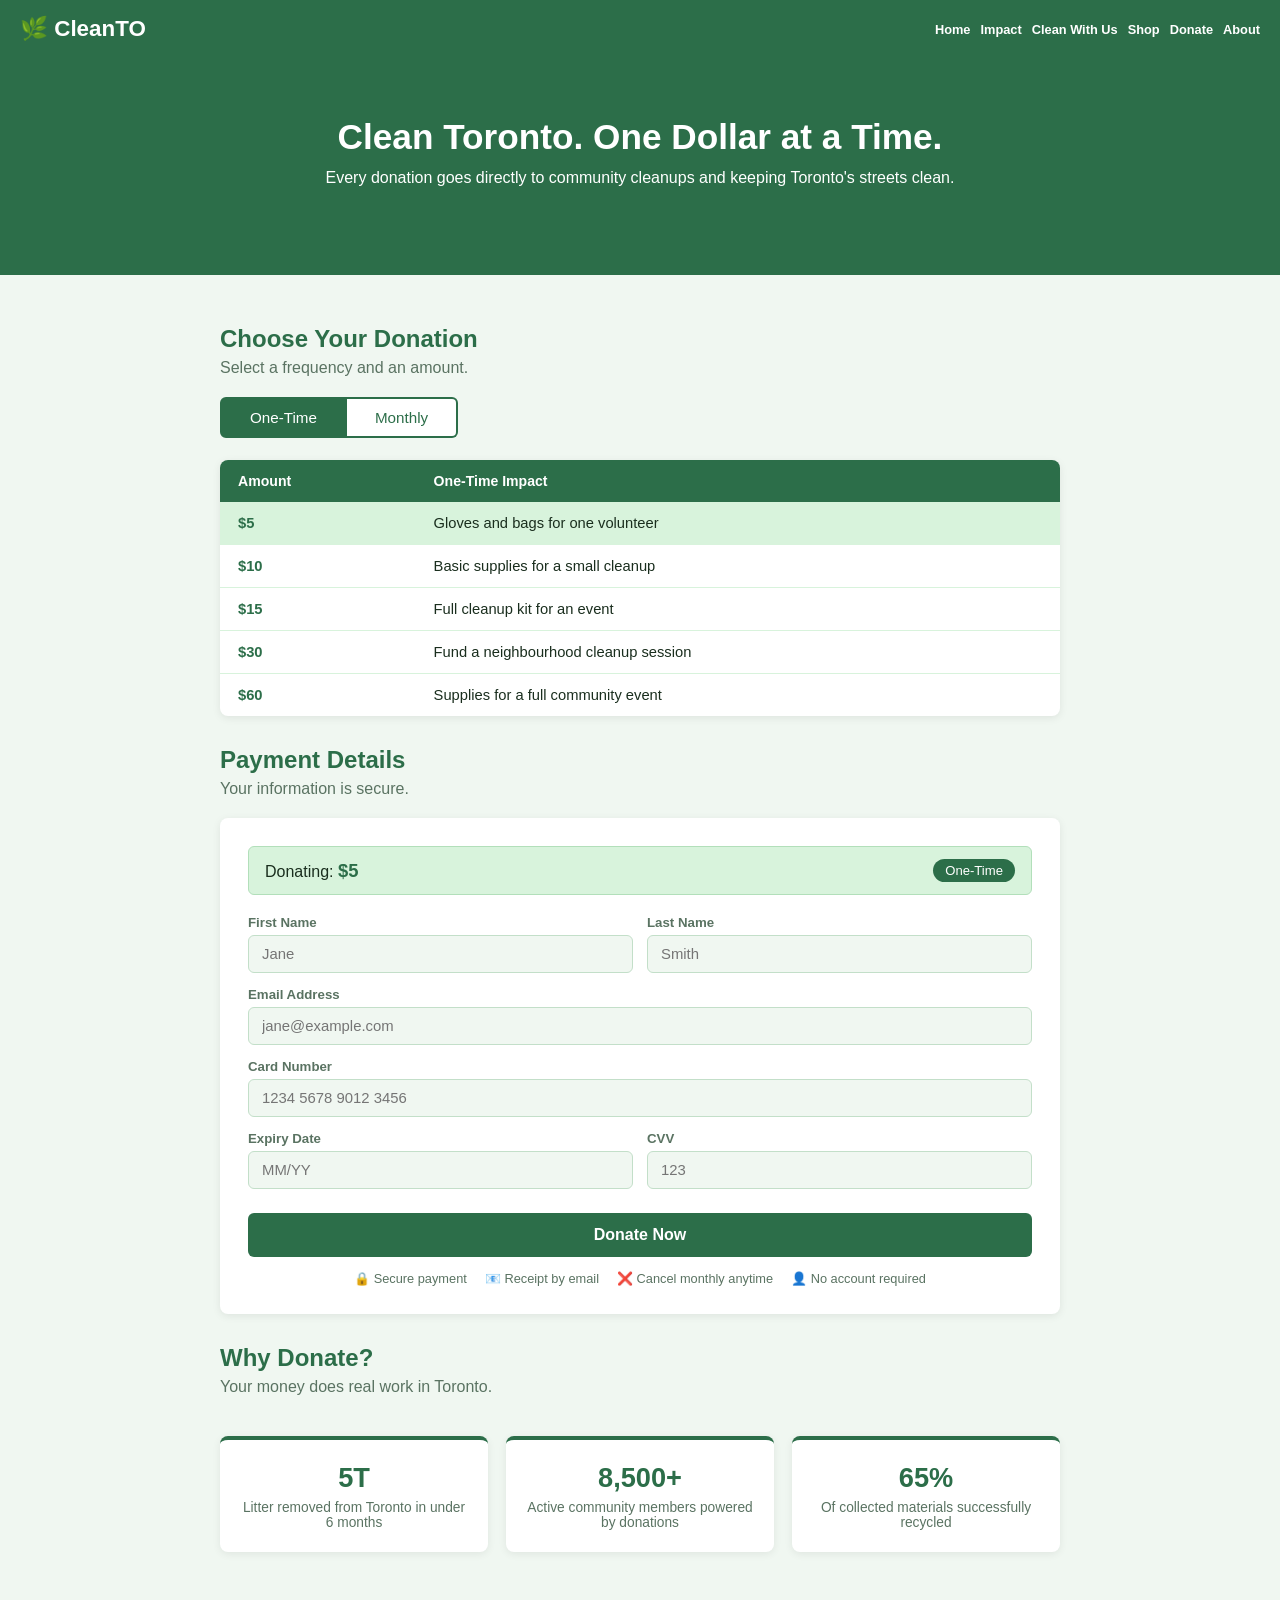
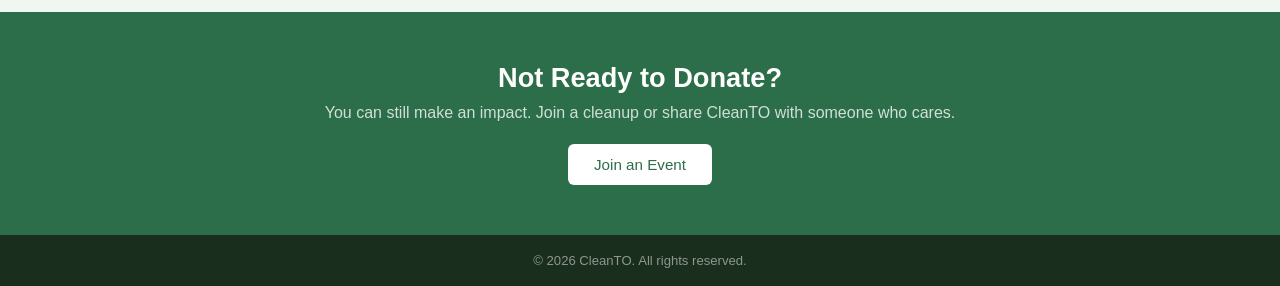
<file: donations.html>
<!DOCTYPE html>
<html lang="en">
<head>
<meta charset="utf-8" />
<meta http-equiv="Content-type" content="text/html; charset=utf-8" />
<meta name="viewport" content="width=device-width, initial-scale=1" />

    
<link rel="stylesheet" href="headerfooter.css">
<link rel="stylesheet" href="container.css">
    <title>Donate - CleanTO</title>
   
</head>
<body>

    <!-- NAVIGATION -->
    <nav>
        <a href="#" class="logo">🌿 CleanTO</a>
        <ul>
            <li><a href="index.html">Home</a></li>
            <li><a href="impact.html">Impact</a></li>
            <li><a href="clean.html">Clean With Us</a></li>
            <li><a href="shop.html">Shop</a></li>
            <li><a href="donations.html">Donate</a></li>
            <li><a href="about.html">About</a></li>
        </ul>
    </nav>

    <!-- HERO -->
    <div class="hero">
        <h1>Clean Toronto. One Dollar at a Time.</h1>
        <p>Every donation goes directly to community cleanups and keeping Toronto's streets clean.</p>
    </div>

    <!-- MAIN CONTENT -->
    <div class="container">

        <h2>Choose Your Donation</h2>
        <p class="subtitle">Select a frequency and an amount.</p>

        <!-- TOGGLE -->
        <div class="toggle-group">
            <button id="btn-onetime" class="active" onclick="setFrequency('onetime')">One-Time</button>
            <button id="btn-monthly" onclick="setFrequency('monthly')">Monthly</button>
        </div>

        <!-- AMOUNT TABLE -->
        <table id="amount-table">
            <thead>
                <tr>
                    <th>Amount</th>
                    <th id="impact-header">One-Time Impact</th>
                </tr>
            </thead>
            <tbody>
                <tr class="selected" onclick="selectAmount(this, 5)">
                    <td>$5</td>
                    <td class="impact-text" data-onetime="Gloves and bags for one volunteer" data-monthly="Equips 12 volunteers over the year">Gloves and bags for one volunteer</td>
                </tr>
                <tr onclick="selectAmount(this, 10)">
                    <td>$10</td>
                    <td class="impact-text" data-onetime="Basic supplies for a small cleanup" data-monthly="One neighbourhood cleanup per month">Basic supplies for a small cleanup</td>
                </tr>
                <tr onclick="selectAmount(this, 15)">
                    <td>$15</td>
                    <td class="impact-text" data-onetime="Full cleanup kit for an event" data-monthly="Gear for two events per month">Full cleanup kit for an event</td>
                </tr>
                <tr onclick="selectAmount(this, 30)">
                    <td>$30</td>
                    <td class="impact-text" data-onetime="Fund a neighbourhood cleanup session" data-monthly="Supplies for a full cleanup season">Fund a neighbourhood cleanup session</td>
                </tr>
                <tr onclick="selectAmount(this, 60)">
                    <td>$60</td>
                    <td class="impact-text" data-onetime="Supplies for a full community event" data-monthly="Year-round cleanup program">Supplies for a full community event</td>
                </tr>
            </tbody>
        </table>

        <!-- PAYMENT FORM -->
        <h2 id="payment-section">Payment Details</h2>
        <p class="subtitle">Your information is secure.</p>

        <div class="form-card">

            <div class="selected-display">
                <div>Donating: <span class="amount" id="summary-amount">$5</span></div>
                <span class="freq-tag" id="summary-freq">One-Time</span>
            </div>

            <div class="form-row">
                <div class="form-group">
                    <label for="first-name">First Name</label>
                    <input type="text" id="first-name" placeholder="Jane">
                    <span class="error-msg" id="err-first">Please enter your first name.</span>
                </div>
                <div class="form-group">
                    <label for="last-name">Last Name</label>
                    <input type="text" id="last-name" placeholder="Smith">
                    <span class="error-msg" id="err-last">Please enter your last name.</span>
                </div>
            </div>

            <div class="form-row">
                <div class="form-group">
                    <label for="email">Email Address</label>
                    <input type="email" id="email" placeholder="jane@example.com">
                    <span class="error-msg" id="err-email">Please enter a valid email address.</span>
                </div>
            </div>

            <div class="form-row">
                <div class="form-group">
                    <label for="card-number">Card Number</label>
                    <input type="text" id="card-number" placeholder="1234 5678 9012 3456" maxlength="16">
                    <span class="error-msg" id="err-card">Please enter a valid 16-digit card number.</span>
                </div>
            </div>

            <div class="form-row">
                <div class="form-group">
                    <label for="expiry">Expiry Date</label>
                    <input type="text" id="expiry" placeholder="MM/YY" maxlength="5">
                    <span class="error-msg" id="err-expiry">Please enter the expiry date.</span>
                </div>
                <div class="form-group">
                    <label for="cvv">CVV</label>
                    <input type="text" id="cvv" placeholder="123" maxlength="3">
                    <span class="error-msg" id="err-cvv">Please enter your 3-digit CVV.</span>
                </div>
            </div>

            <button class="submit-btn" id="submit-btn" onclick="submitDonation()">Donate Now</button>

            <div class="msg-box success" id="msg-success">
                ✅ Thank you! Your donation was received. A confirmation email has been sent.
            </div>
            <div class="msg-box error" id="msg-error">
                ❌ Please fill in all required fields correctly.
            </div>

            <div class="trust-row">
                <span class="trust-item">🔒 Secure payment</span>
                <span class="trust-item">📧 Receipt by email</span>
                <span class="trust-item">❌ Cancel monthly anytime</span>
                <span class="trust-item">👤 No account required</span>
            </div>

        </div>

        <!-- WHY DONATE -->
        <h2>Why Donate?</h2>
        <p class="subtitle">Your money does real work in Toronto.</p>

        <div class="impact-grid">
            <div class="impact-card">
                <h3>5T</h3>
                <p>Litter removed from Toronto in under 6 months</p>
            </div>
            <div class="impact-card">
                <h3>8,500+</h3>
                <p>Active community members powered by donations</p>
            </div>
            <div class="impact-card">
                <h3>65%</h3>
                <p>Of collected materials successfully recycled</p>
            </div>
        </div>

    </div>

    <!-- BOTTOM CTA -->
    <div class="bottom-cta">
        <h2>Not Ready to Donate?</h2>
        <p>You can still make an impact. Join a cleanup or share CleanTO with someone who cares.</p>
        <div class="bottom-cta-btns">
            <button class="btn-white" onclick="window.location.href='https://jamuckers.github.io/LitterX/clean.html'">Join an Event</button>
        </div>
    </div>

    <!-- FOOTER -->
    <footer>
        <p>&copy; 2026 CleanTO. All rights reserved.</p>
    </footer>

    <!-- JAVASCRIPT -->
    <script>
        var currentFrequency = "onetime";
        var currentAmount = 5;

        function setFrequency(freq) {
            currentFrequency = freq;

            var cells = document.querySelectorAll(".impact-text");

            if (freq === "onetime") {
                document.getElementById("btn-onetime").classList.add("active");
                document.getElementById("btn-monthly").classList.remove("active");
                document.getElementById("summary-freq").textContent = "One-Time";
                document.getElementById("submit-btn").textContent = "Donate Now";
                document.getElementById("impact-header").textContent = "One-Time Impact";
                for (var i = 0; i < cells.length; i++) {
                    cells[i].textContent = cells[i].getAttribute("data-onetime");
                }
            } else {
                document.getElementById("btn-monthly").classList.add("active");
                document.getElementById("btn-onetime").classList.remove("active");
                document.getElementById("summary-freq").textContent = "Monthly";
                document.getElementById("submit-btn").textContent = "Start My Monthly Gift";
                document.getElementById("impact-header").textContent = "Monthly Impact";
                for (var i = 0; i < cells.length; i++) {
                    cells[i].textContent = cells[i].getAttribute("data-monthly");
                }
            }
        }

        function selectAmount(row, amount) {
            var rows = document.querySelectorAll("#amount-table tbody tr");
            for (var i = 0; i < rows.length; i++) {
                rows[i].classList.remove("selected");
            }
            row.classList.add("selected");
            currentAmount = amount;
            document.getElementById("summary-amount").textContent = "$" + amount;
        }

        function scrollToForm() {
            document.getElementById("payment-section").scrollIntoView({ behavior: "smooth" });
        }

        function setMonthly() {
            setFrequency("monthly");
            scrollToForm();
        }

        function submitDonation() {
            var valid = true;

            // Clear previous errors
            var inputs = document.querySelectorAll("input");
            for (var i = 0; i < inputs.length; i++) {
                inputs[i].classList.remove("error");
            }
            var errors = document.querySelectorAll(".error-msg");
            for (var i = 0; i < errors.length; i++) {
                errors[i].style.display = "none";
            }
            document.getElementById("msg-success").style.display = "none";
            document.getElementById("msg-error").style.display = "none";

            // Validate first name
            var firstName = document.getElementById("first-name").value.trim();
            if (firstName === "") {
                document.getElementById("first-name").classList.add("error");
                document.getElementById("err-first").style.display = "block";
                valid = false;
            }

            // Validate last name
            var lastName = document.getElementById("last-name").value.trim();
            if (lastName === "") {
                document.getElementById("last-name").classList.add("error");
                document.getElementById("err-last").style.display = "block";
                valid = false;
            }

            // Validate email
            var email = document.getElementById("email").value.trim();
            if (email === "" || email.indexOf("@") === -1) {
                document.getElementById("email").classList.add("error");
                document.getElementById("err-email").style.display = "block";
                valid = false;
            }

            // Validate card number (16 digits)
            var card = document.getElementById("card-number").value.trim();
            if (card.length !== 16 || isNaN(card)) {
                document.getElementById("card-number").classList.add("error");
                document.getElementById("err-card").style.display = "block";
                valid = false;
            }

            // Validate expiry
            var expiry = document.getElementById("expiry").value.trim();
            if (expiry === "" || expiry.length < 5) {
                document.getElementById("expiry").classList.add("error");
                document.getElementById("err-expiry").style.display = "block";
                valid = false;
            }

            // Validate CVV
            var cvv = document.getElementById("cvv").value.trim();
            if (cvv.length !== 3 || isNaN(cvv)) {
                document.getElementById("cvv").classList.add("error");
                document.getElementById("err-cvv").style.display = "block";
                valid = false;
            }

            // Show result
            if (valid) {
                document.getElementById("msg-success").style.display = "block";
            } else {
                document.getElementById("msg-error").style.display = "block";
            }
        }
    </script>

</body>
</html>
</file>
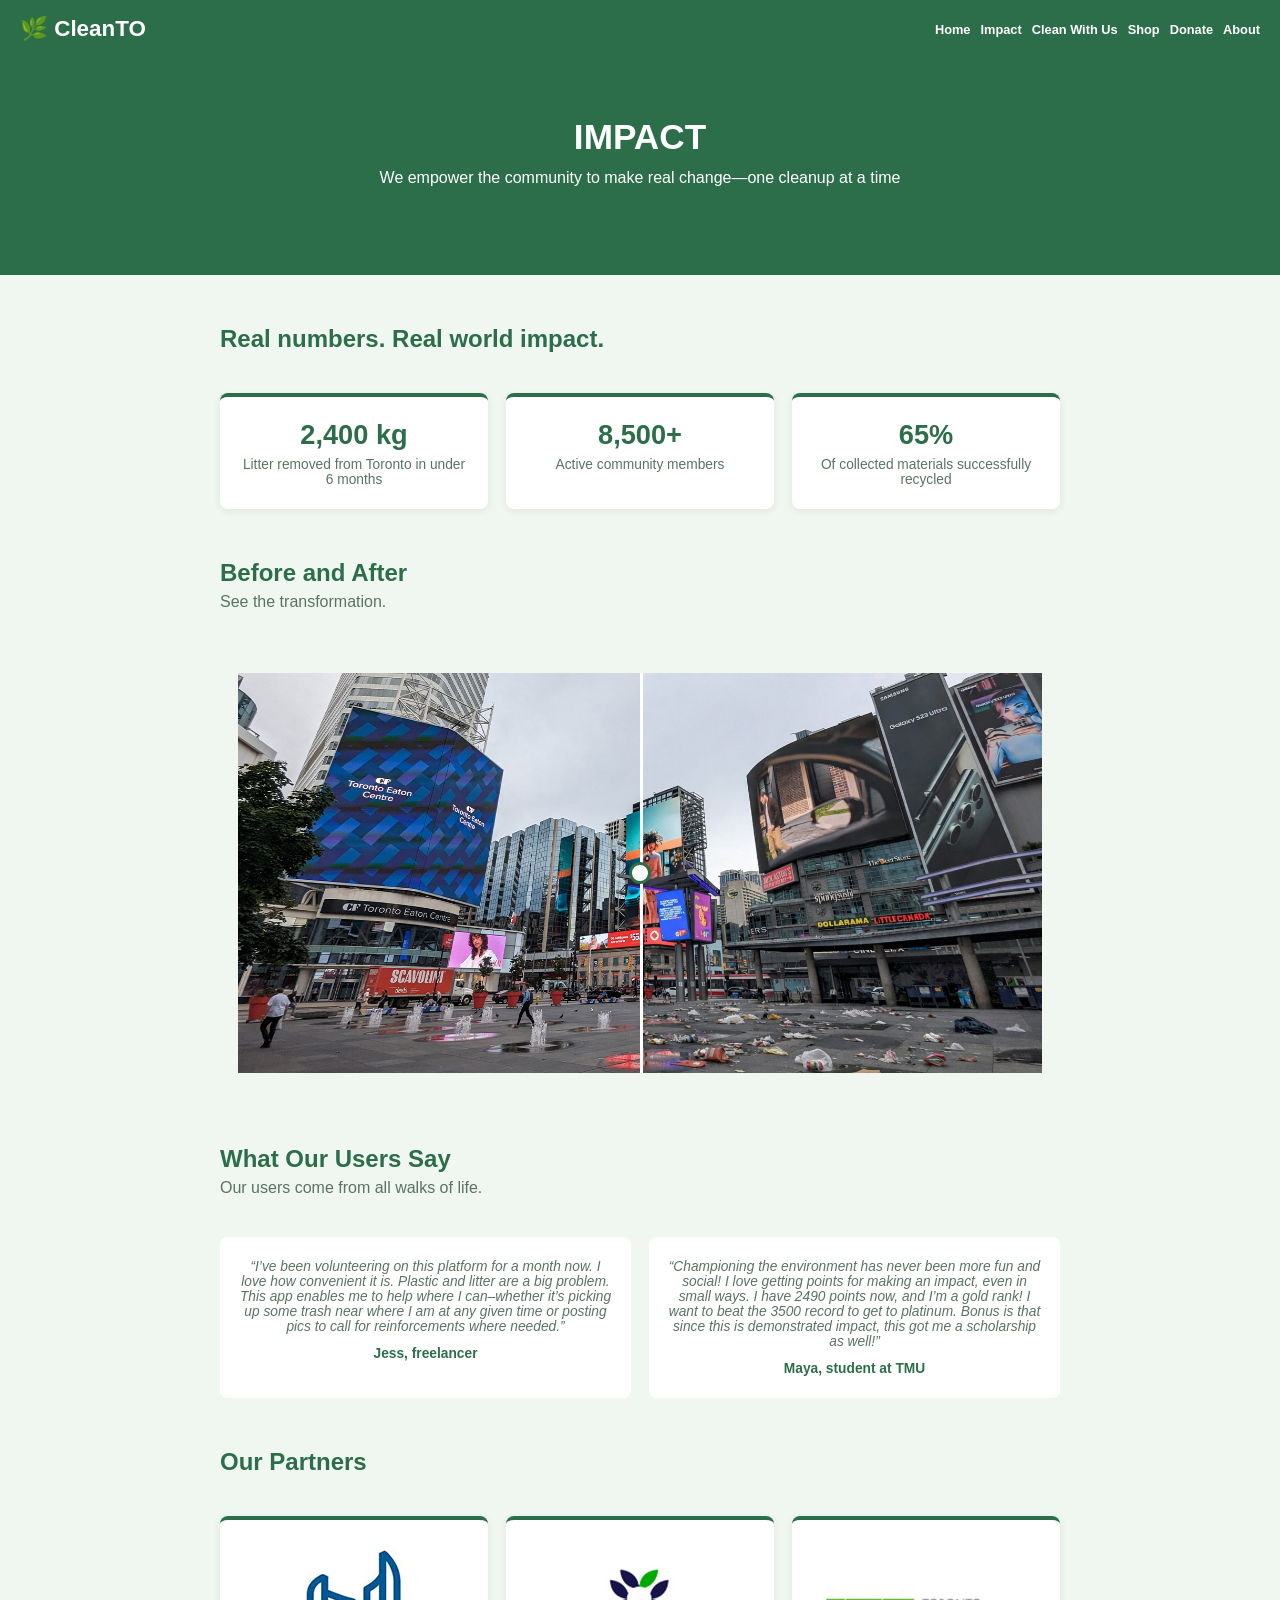
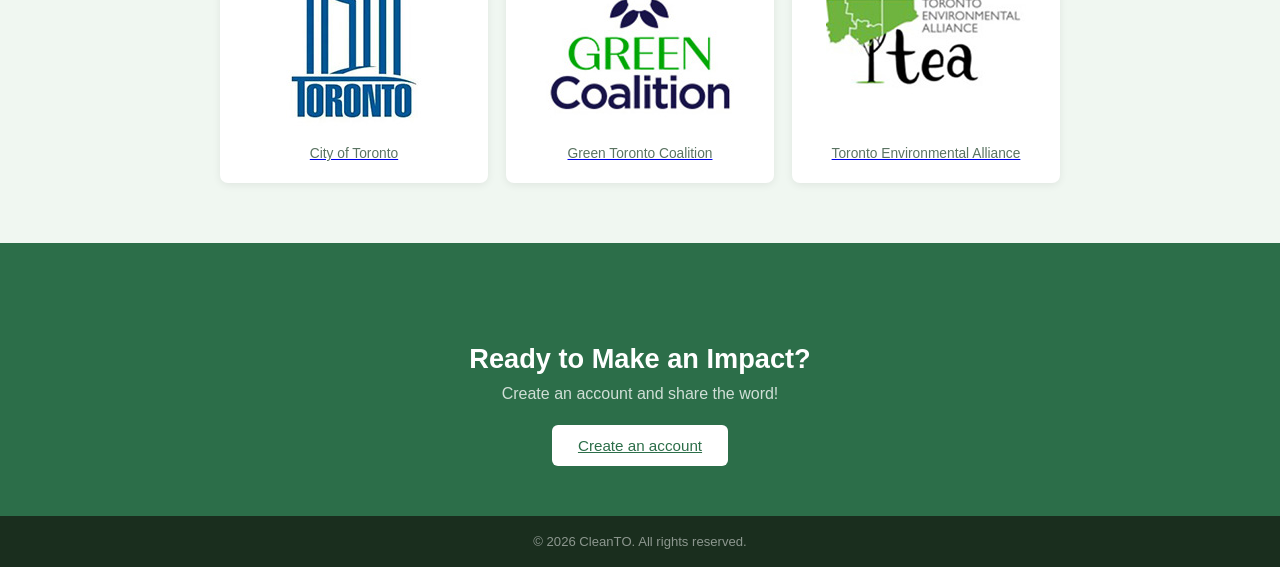
<file: impact.html>
<!DOCTYPE html>
<html lang="en">
<head>
    <meta charset="UTF-8">
    <meta name="viewport" content="width=device-width, initial-scale=1.0">

    <link rel="stylesheet" href="headerfooter.css">
    <link rel="stylesheet" href="container_impact.css">

    <title>IMPACT - CleanTO</title>

</head>

<body>

    <!-- NAVIGATION -->
    <nav>
        <a href="#" class="logo">🌿 CleanTO</a>
        <ul>
            <li><a href="index.html" >Home</a></li>
            <li><a href="impact.html" >Impact</a></li>
            <li><a href="clean.html" >Clean With Us</a></li>
            <li><a href="shop.html" >Shop</a></li>
            <li><a href="donations.html" >Donate</a></li>
            <li><a href="about.html" >About</a></li>
        </ul>
    </nav>

    <!-- HERO -->
    <div class="hero">
        <h1>IMPACT</h1>
        <p>We empower the community to make real change—one cleanup at a time</p>
        </div>
    </div>


    <!--------------------------------------------------------------------------------------------------->

    <!-- MAIN CONTENT -->

    <div class="container">

                <!-- IMPACT STATS -->
        <h2>Real numbers. Real world impact.</h2>

        <div class="impact-grid">
            <div class="impact-card">
                <h3>2,400 kg</h3>
                <p>Litter removed from Toronto in under 6 months</p>
            </div>
            <div class="impact-card">
                <h3>8,500+</h3>
                <p>Active community members</p>
            </div>
            <div class="impact-card">
                <h3>65%</h3>
                <p>Of collected materials successfully recycled</p>
            </div>
        </div>

       <!-- BEFORE AND AFTER -->
        <h2>Before and After</h2>
        <p class="subtitle">See the transformation.</p>

        <div class="impact-grid">
            <div class="impact-image">
                <div class="before-after-container">
    <div class="image-wrapper">
        <img src="before.jpg" alt="Before cleanup" class="before-img">
        <img src="after.jpg" alt="After cleanup" class="after-img">

        <div class="slider-line"></div>
        <div class="slider-handle"></div>

        <input type="range" min="0" max="100" value="50" class="slider">
    </div>
</div>
            </div>

        </div>

       <!-- TESTIMONIALS -->
        <h2>What Our Users Say</h2>
        <p class="subtitle">Our users come from all walks of life.</p>

<div class="impact-grid">
    <div class="impact-card-generic">
        <p>“I’ve been volunteering on this platform for a month now. I love how convenient it is. Plastic and litter are a big problem. This app enables me to help where I can–whether it’s picking up some trash near where I am at any given time or posting pics to call for reinforcements where needed.”</p>
        <p><b>Jess, freelancer</b></p>
    </div>

    <div class="impact-card-generic">
        <p>“Championing the environment has never been more fun and social! I love getting points for making an impact, even in small ways. I have 2490 points now, and I’m a gold rank! I want to beat the 3500 record to get to platinum. Bonus is that since this is demonstrated impact, this got me a scholarship as well!”</p>
        <p><b>Maya, student at TMU</b></p>
    </div>
</div>



       <!-- PARTNERS -->
        <h2>Our Partners</h2>

<div class="impact-grid">
    <a href="https://www.toronto.ca" target="_blank" class="impact-card">
        <img src="Logo1.jpg">
        <p>City of Toronto</p>
    </a>

    <a href="https://www.greentoronto.org" target="_blank" class="impact-card">
        <img src="Logo2.jpg">
        <p>Green Toronto Coalition</p>
    </a>

    <a href="https://www.torontoenvironment.org" target="_blank" class="impact-card">
        <img src="Logo3.jpg">
        <p>Toronto Environmental Alliance</p>
    </a>
</div>



<!----------------------------------------------------------->




    </div> <!--- end container-->

    <!-- BOTTOM CTA -->
    <div class="bottom-cta">
        <h2>Ready to Make an Impact?</h2>
        <p>Create an account and share the word!</p>
        <div class="bottom-cta-btns">
        <a href="clean.html" class="btn-white">Create an account</a>
        </div>
    </div>




    <!-- FOOTER -->
    <footer>
        <p>&copy; 2026 CleanTO. All rights reserved.</p>
    </footer>

    <!-- JAVASCRIPT -->
    <script>
    </script>
<script src="our_impact.js"></script>
</body>
</html>
</file>
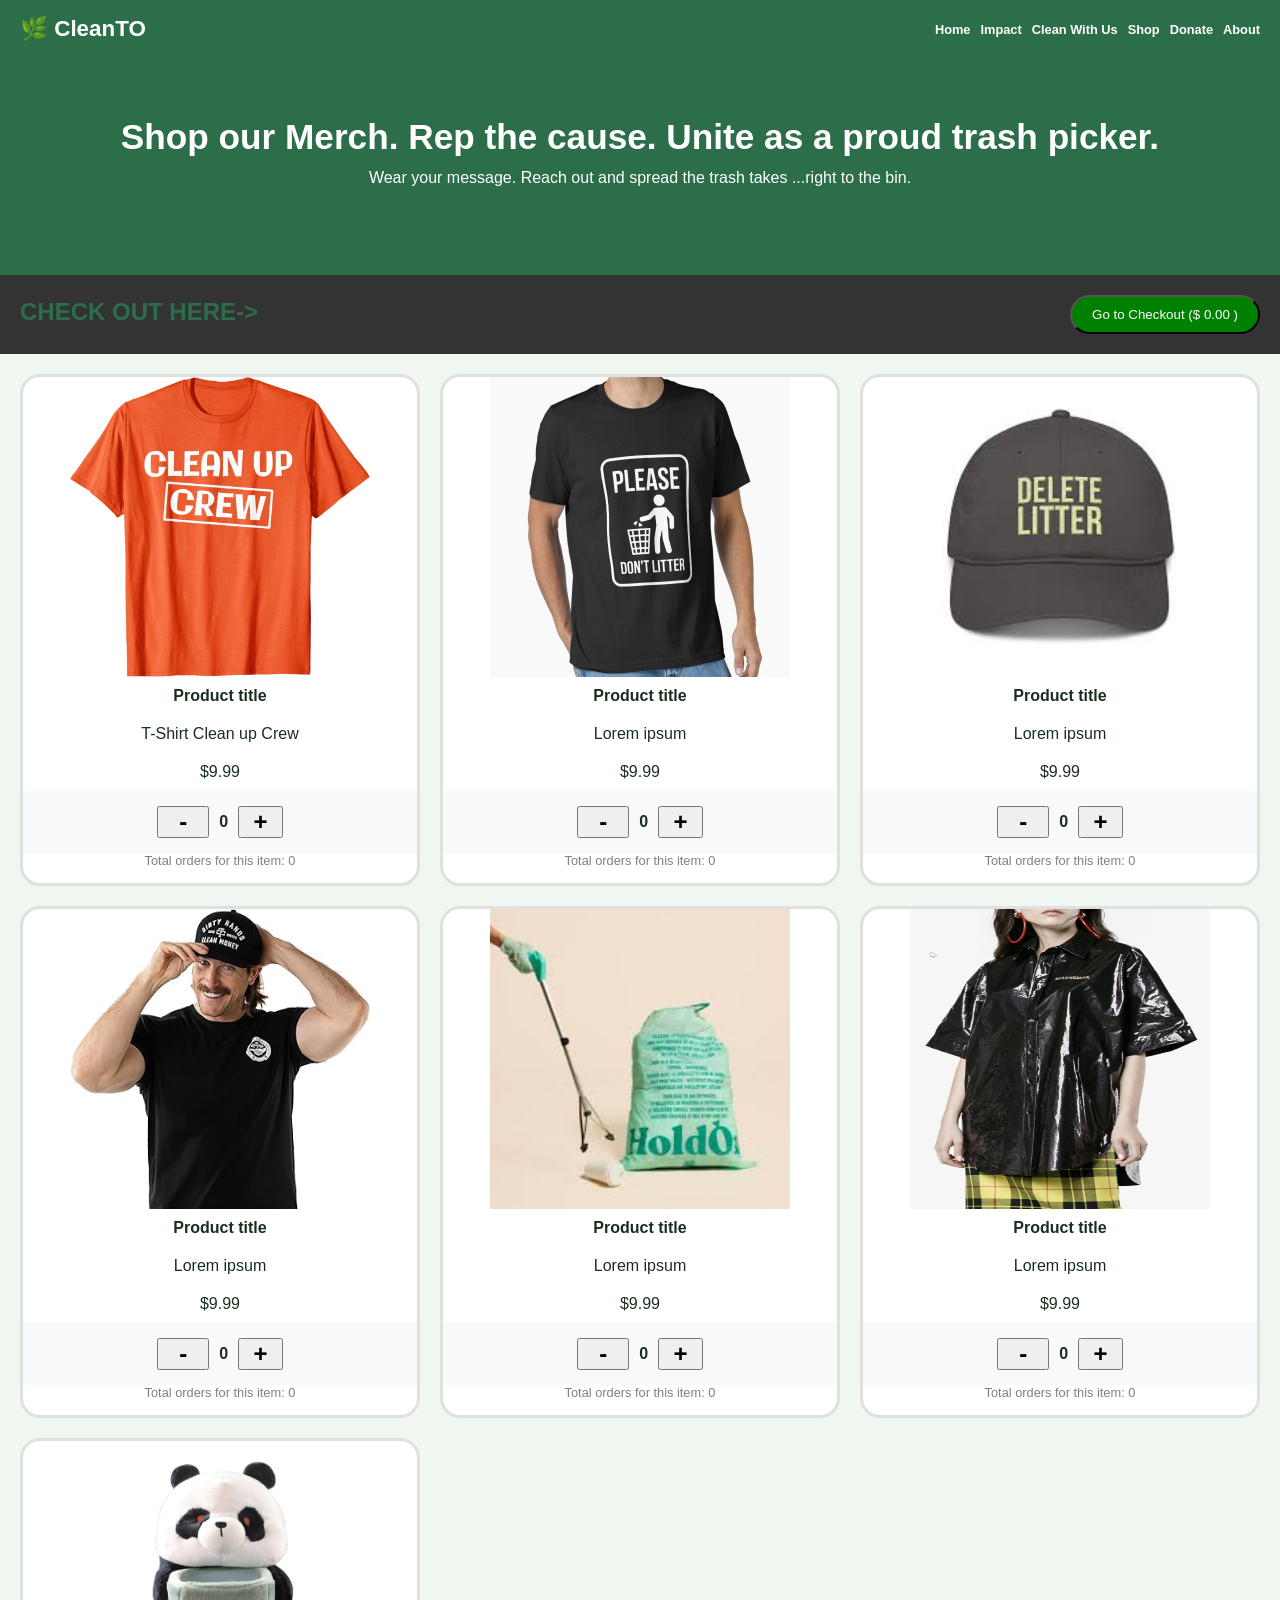
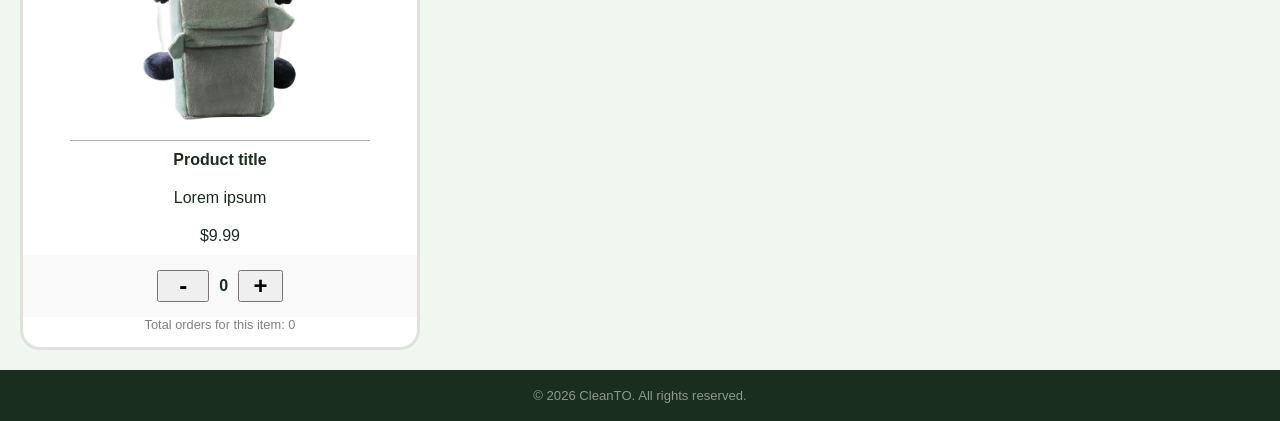
<file: shop.html>
<!doctype html>

<!---https://www.youtube.com/watch?v=o6bLYYStZss--->


<html>
<head>
<!--<script type="module" src="https://ajax.googleapis.com/ajax/libs/model-viewer/3.4.0/model-viewer.min.js"></script>-->
<title>Shop like a trash panda</title>
<meta charset="utf-8" />
<meta http-equiv="Content-type" content="text/html; charset=utf-8" />
<meta name="viewport" content="width=device-width, initial-scale=1" />

<meta name="keywords" content="HTML">

<link href='https://unpkg.com/boxicons@2.0.9/css/boxicons.min.css' rel='stylesheet'>
<link rel="stylesheet" href="headerfooter.css">
<link rel="stylesheet" href="container.css">
<link rel="stylesheet" href="styles.css">

</head>
<body>

    <!-- NAVIGATION -->
    <nav>
        <a href="#" class="logo">🌿 CleanTO</a>
        <ul>
            <li><a href="index.html" >Home</a></li>
            <li><a href="impact.html" >Impact</a></li>
            <li><a href="clean.html" >Clean With Us</a></li>
            <li><a href="shop.html" >Shop</a></li>
            <li><a href="donations.html" >Donate</a></li>
            <li><a href="about.html" >About</a></li>
        </ul>
    </nav>


<!-- HERO -->
<div class="hero">
    <h1>Shop our Merch. Rep the cause. Unite as a proud trash picker.</h1>
    <p>Wear your message. Reach out and spread the trash takes ...right to the bin.</p>
</div>

<div id="checkout-modal" class="modal">
    <div class="modal-content">
        <span class="close-btn">&times;</span>
        <h2>Checkout Information</h2>
        
        <table id="amount-table">
            <thead>
                <tr>
                    <th colspan="2">Fill out your information</th>
                </tr>
            </thead>
            <tbody>
                <tr>
                    <td><label for="first-name">First Name</label></td>
                    <td>
                        <input type="text" id="first-name" placeholder="Jane">
                        <span class="error-msg" id="err-first">Required</span>
                    </td>
                </tr>
                <tr>
                    <td><label for="email">Email Address</label></td>
                    <td>
                        <input type="email" id="email" placeholder="jane@example.com">
                        <span class="error-msg" id="err-email">Invalid Email</span>
                    </td>
                </tr>
                <tr>
                    <td><label for="card-number">Card Number</label></td>
                    <td>
                        <input type="text" id="card-number" placeholder="16 digits" maxlength="16">
                        <span class="error-msg" id="err-card">16 digits required</span>
                    </td>
                </tr>
                <tr>
                    <td><strong>subtotal</strong></td>
                    <td><strong>$<span id="final-total">0.00</span></strong></td>
                </tr>
                <tr>
                    <td><strong>tax</strong></td>
                    <td><strong>$<span id="final-tax">0.00</span></strong></td>
                </tr>
                <tr>
                    <td><strong>TOTAL</strong></td>
                    <td><strong>$<span id="total-total">0.00</span></strong></td>
                </tr>
            </tbody>
        </table>

        <div class="msg-box error" id="msg-error">❌ Please fill in all fields correctly.</div>
        <button class="submit-btn" id="submit-btn" onclick="submit()">Complete Checkout</button>
    </div>
</div>


<div id="gif-modal" class="modal" style="display:none;">
    <div class="modal-content" style="text-align: center;">
        <h3>See you on the darkweb!</h3>
        <img src="products/hacker.gif" 
             alt="Success" style="width:100%; max-width:300px; margin: 20px 0;">
        <p>Thank you for your personal data >: )</p>
    </div>
</div>

<header style="background: #333; color:white; padding: 20px; display: flex; justify-content: space-between; align-items:center;">
    <h2 id="store-title">Loading store...</h2>
    <button id="open-checkout" style="padding:10px 20px; background:green; color:white; border-radius:50px; cursor:pointer;">
        Go to Checkout ($ <span id="cart-total-nav"> 0.00 </span> )
    </button>
</header>

<div class="products"></div>

<script src="product-script.js"></script>

<script>
function submit() {
    var valid = true;

    // 1. Clear previous errors
    var inputs = document.querySelectorAll("input");
    inputs.forEach(input => input.classList.remove("error"));
    
    var errors = document.querySelectorAll(".error-msg");
    errors.forEach(err => err.style.display = "none");

    // FIX: Safely check if msg-success exists before trying to hide it
    const successMsg = document.getElementById("msg-success");
    if (successMsg) {
        successMsg.style.display = "none";
    }
    
    document.getElementById("msg-error").style.display = "none";

    // 2. Perform Validations
    const firstName = document.getElementById("first-name").value.trim();
    if (firstName === "") {
        document.getElementById("first-name").classList.add("error");
        document.getElementById("err-first").style.display = "block";
        valid = false;
    }

    const email = document.getElementById("email").value.trim();
    if (email === "" || !email.includes("@")) {
        document.getElementById("email").classList.add("error");
        document.getElementById("err-email").style.display = "block";
        valid = false;
    }

    const card = document.getElementById("card-number").value.trim();
    if (card.length !== 16 || isNaN(card)) {
        document.getElementById("card-number").classList.add("error");
        document.getElementById("err-card").style.display = "block";
        valid = false;
    }

    // 3. SUCCESS LOGIC
    if (valid) {
        document.getElementById("msg-error").style.display = "none";
        document.getElementById("checkout-modal").style.display = "none";

        // Show the GIF modal
        const gifModal = document.getElementById("gif-modal");
        gifModal.style.display = "block";

        setTimeout(() => {
            location.reload();
        }, 4000);
    } else {
        document.getElementById("msg-error").style.display = "block";
    }
}
</script>

    <!-- FOOTER -->
    <footer>
        <p>&copy; 2026 CleanTO. All rights reserved.</p>
    </footer>
</body>
</html>
</file>
<file: style.css>
* {
    margin: 0;
    padding: 0;
    box-sizing: border-box;
}

body {
  margin: 0;
  font-family: Arial, sans-serif;
  color: #222;
}

/* NAVBAR */
nav {
    background-color: #2c6e49;
    padding: 15px 20px;
    display: flex;
    justify-content: space-between;
    align-items: center;
    width: 100%;
    flex-wrap: wrap; /* Allows links to wrap if the screen is too narrow */    
}

nav .logo {
    color: white;
    font-size: 1.4rem;
    font-weight: bold;
    text-decoration: none;
}

nav ul {
    list-style: none;
    margin: 0;
    padding: 0;
    display: flex;
    gap: 10px;
    flex-wrap: wrap; /* Prevents links from pushing past the screen edge */
    justify-content: flex-end;
}

nav ul li a {
    color: white;
    text-decoration: none;
    font-weight:bold;
    font-size: 0.8rem;
}

nav ul li a:hover {
    text-decoration: underline;
}


/* HERO SECTION */
.hero {
  display: flex;
  justify-content: space-between;
  align-items: center;
  background: #eef0d8;
  padding: 80px 60px;
  gap: 40px;
}

.hero-text {
  width: 50%;
}

.hero-text h1 {
  font-size: 48px;
  line-height: 1.2;
}

.hero-text p {
  margin: 20px 0;
  color: #555;
}

.hero-text button {
  margin-right: 10px;
}


/* BUTTONS */
.btn-green {
  background: #2f6f44; /* UPDATED */
  color: white;
  padding: 10px 18px;
  border: none;
  border-radius: 6px;
  cursor: pointer;
}

.btn-light {
  background: #f5f5f5;
  padding: 10px 18px;
  border: none;
  border-radius: 6px;
  cursor: pointer;
}


.btn-white {
    background-color: white;
    color: #2c6e49;
    border: none;
    padding: 12px 26px;
    font-size: 0.95rem;
    border-radius: 6px;
    cursor: pointer;
}

.btn-white:hover {
    background-color: #d8f3dc;
}

.btn-outline {
    background-color: transparent;
    color: white;
    border: 2px solid white;
    padding: 12px 26px;
    font-size: 0.95rem;
    border-radius: 6px;
    cursor: pointer;
}

.btn-outline:hover {
    background-color: rgba(255,255,255,0.12);
}
/* BUTTONS */
.btn-green {
  background: #2f6f44; /* UPDATED */
  color: white;
  padding: 10px 18px;
  border: none;
  border-radius: 6px;
  cursor: pointer;
}

.btn-light {
  background: #f5f5f5;
  padding: 10px 18px;
  border: none;
  border-radius: 6px;
  cursor: pointer;
}

.hero-image {
  width: 50%;
}

.hero-image img {
  width: 100%;
  border-radius: 15px;
}

/* HOW IT WORKS */
#how {
  background: white;
  text-align: center;
  padding: 80px 40px;
}

#how h2 {
  font-size: 48px;
  margin-bottom: 10px;
}

.how-subtitle {
  color: #777;
  margin-bottom: 50px;
}

.cards {
  display: flex;
  justify-content: center;
  gap: 30px;
  flex-wrap: wrap;
}

.card {
  width: 300px;
  background: white;
  border: 1px solid #ddd;
  border-radius: 16px;
  padding: 30px;
  box-sizing: border-box;
}

.icon-circle {
  width: 60px;
  height: 60px;
  background: #eef5ea;
  border-radius: 50%;
  margin: 0 auto 20px;
  display: flex;
  justify-content: center;
  align-items: center;
  font-size: 24px;
}

.card h3 {
  font-size: 18px;
  margin-bottom: 10px;
}

.card p {
  color: #666;
  font-size: 14px;
}

/* GETTING STARTED */
#getting-started {
  background: #eef0d8;
  text-align: center;
  padding: 80px 40px;
}

#getting-started h2 {
  font-size: 48px;
  margin-bottom: 40px;
  color: #111;
}

.steps {
  background: white;
  width: 55%;
  margin: auto;
  padding: 35px 30px;
  border-radius: 16px;
  border: 1px solid #ddd;
  box-sizing: border-box;
  text-align: left;
}

.step-item {
  display: flex;
  align-items: flex-start;
  gap: 18px;
  margin-bottom: 28px;
}

.step-item:last-child {
  margin-bottom: 0;
}

.step-number {
  width: 30px;
  height: 30px;
  background: #2f6f44; /* UPDATED */
  color: white;
  border-radius: 50%;
  display: flex;
  justify-content: center;
  align-items: center;
  font-size: 14px;
  font-weight: bold;
  flex-shrink: 0;
}

.step-text h3 {
  margin: 0 0 8px 0;
  font-size: 18px;
  color: #111;
}

.step-text p {
  margin: 0;
  font-size: 15px;
  color: #666;
  line-height: 1.5;
}

.steps p {
  margin: 15px 0;
}

/* FEATURES */
#features {
  text-align: center;
  padding: 80px 40px;
  background: #f9f9f9;
}

#features h2 {
  font-size: 36px;
  margin-bottom: 10px;
}

#features p {
  color: #666;
  margin-bottom: 40px;
}

/* Feature Cards */
.feature-box {
  display: flex;
  justify-content: center;
  gap: 25px;
  flex-wrap: wrap;
}

.feature {
  width: 220px;
  padding: 25px 20px;
  border: 1px solid #ddd;
  border-radius: 14px;
  background: white;
  text-align: center;
  transition: 0.3s;
}

/* Hover effect */
.feature:hover {
  transform: translateY(-5px);
  box-shadow: 0 8px 20px rgba(0,0,0,0.08);
}

/* Icon circle */
.feature-icon {
  width: 55px;
  height: 55px;
  background: #eef5ea;
  border-radius: 50%;
  display: flex;
  justify-content: center;
  align-items: center;
  margin: 0 auto 15px;
  font-size: 22px;
  color: #2f6f44;
}

/* Title */
.feature h3 {
  margin-bottom: 8px;
  font-size: 16px;
}

/* Text */
.feature p {
  font-size: 14px;
  color: #666;
}

/* MISSION */
#mission {
  background: #2f6f44; /* UPDATED */
  color: white;
  text-align: center;
  padding: 80px 20px;
}

.mission-icon {
  width: 55px;
  height: 55px;
  background: rgba(255, 255, 255, 0.2);
  border-radius: 50%;
  margin: 0 auto 25px;
  display: flex;
  justify-content: center;
  align-items: center;
  font-size: 24px;
}

#mission h2 {
  font-size: 48px;
  margin-bottom: 25px;
}

#mission p {
  max-width: 900px;
  margin: 0 auto 15px;
  font-size: 16px;
  line-height: 1.8;
}

/* FOOTER */
/* CTA */
#cta {
  background: white;
  text-align: center;
  padding: 80px 20px;
}

#cta h2 {
  font-size: 42px;
  margin-bottom: 20px;
  color: #111;
}

.cta-text {
  color: #666;
  font-size: 16px;
  margin-bottom: 30px;
  line-height: 1.6;
}

.cta-buttons {
  display: flex;
  justify-content: center;
  gap: 15px;
}

/* FOOTER */
#footer {
  background: #f7f7f7;
  padding: 50px 40px;
}

.footer-container {
  display: flex;
  justify-content: center;   /* changed from space-between */
  gap: 80px;                 /* adds spacing between columns */
  flex-wrap: wrap;
  text-align: left;
  max-width: 1100px;
  margin: auto;              /* centers the whole footer */
}

.footer-column {
  min-width: 180px;
  flex: 1;
}

.footer-logo {
  color: #2f6f44;
  margin-bottom: 15px;
  font-size: 20px;
  font-weight: bold;
}

.footer-column h4 {
  margin-bottom: 15px;
  color: #111;
  font-size: 18px;
}

.footer-column p {
  margin: 8px 0;
  color: #666;
  font-size: 14px;
  line-height: 1.6;
}

.social-icons {
  display: flex;
  gap: 12px;
  margin-top: 10px;
  font-size: 20px;
}

/* BUTTON HOVER */
button:hover {
  opacity: 0.9;
}

/* RESPONSIVE */
@media (max-width: 900px) {
  .hero {
    flex-direction: column;
    text-align: center;
  }

  .hero-text,
  .hero-image {
    width: 100%;
  }

  .cards {
    flex-direction: column;
  }

  .feature-box {
    flex-direction: column;
  }

  .steps {
    width: 90%;
  }
}

/* EXTRA SECTIONS */
.feature-icon {
  background: #eef5ea;
}

.footer-logo {
  color: #2f6f44; /* UPDATED */
}

/* MODAL */
.modal {
  display: none;
  position: fixed;
  z-index: 999;
  left: 0;
  top: 0;
  width: 100%;
  height: 100%;
  background: rgba(0,0,0,0.5);
}

.modal-content {
  background: white;
  width: 300px;
  margin: 10% auto;
  padding: 25px;
  border-radius: 10px;
  text-align: center;
}

.modal-content input {
  width: 90%;
  padding: 10px;
  border: 1px solid #ccc;
  border-radius: 5px;
}

.close {
  float: right;
  cursor: pointer;
  font-size: 20px;
}

/* SUCCESS / ERROR */
.success {
  color: green;
  margin-top: 10px;
}

.error {
  color: red;
  margin-top: 10px;
}
</file>
<file: headerfooter.css>
* {
    margin: 0;
    padding: 0;
    box-sizing: border-box;
}
/* Navigation */
nav {
    background-color: #2c6e49;
    padding: 15px 20px; /* Reduced side padding for mobile */
    display: flex;
    justify-content: space-between;
    align-items: center;
    width: 100%;
    flex-wrap: wrap; /* Allows links to wrap if the screen is too narrow */
}

nav .logo {
    color: white;
    font-size: 1.4rem;
    font-weight: bold;
    text-decoration: none;
}

nav ul {
    list-style: none;
    margin: 0;
    padding: 0;
    display: flex;
    gap: 10px; /* Reduced gap for smaller screens */
    flex-wrap: wrap; /* Prevents links from pushing past the screen edge */
    justify-content: flex-end;
}

nav ul li a {
    color: white;
    text-decoration: none;
    font-weight:bold;
    font-size: 0.8rem;
}

nav ul li a:hover {
    text-decoration: underline;
}

/* Hero */
.hero {
    background-color: #2c6e49;
    color: white;
    text-align: center;
    padding: 60px 20px;
    width: 100%; /* Explicitly define width */
    overflow: hidden; /* Safety net for large text or images */
}

.hero h1 {
    font-size: 2.2rem;
    margin-bottom: 12px;
}

.hero p {
    font-size: 1rem;
    margin-bottom: 28px;
}

.hero-buttons {
    display: flex;
    justify-content: center;
    gap: 14px;
}

.btn-white {
    background-color: white;
    color: #2c6e49;
    border: none;
    padding: 12px 26px;
    font-size: 0.95rem;
    border-radius: 6px;
    cursor: pointer;
}

.btn-white:hover {
    background-color: #d8f3dc;
}

.btn-outline {
    background-color: transparent;
    color: white;
    border: 2px solid white;
    padding: 12px 26px;
    font-size: 0.95rem;
    border-radius: 6px;
    cursor: pointer;
}

.btn-outline:hover {
    background-color: rgba(255,255,255,0.12);
}

/* Footer */
footer {
    background-color: #1a2e1e;
    color: rgba(255,255,255,0.5);
    text-align: center;
    padding: 18px;
    font-size: 0.82rem;
}
</file>
<file: container.css>
/* Container */
.container {
    max-width: 880px;
    margin: 50px auto;
    padding: 0 20px;
}

h2 {
    color: #2c6e49;
    margin-bottom: 6px;
}

.subtitle {
    color: #5a7362;
    margin-bottom: 20px;
}

/* Toggle */
.toggle-group {
    display: flex;
    margin-bottom: 22px;
    width: fit-content;
}

.toggle-group button {
    padding: 10px 28px;
    font-size: 0.95rem;
    border: 2px solid #2c6e49;
    background-color: white;
    color: #2c6e49;
    cursor: pointer;
    font-family: Arial, sans-serif;
}

.toggle-group button:first-child {
    border-radius: 6px 0 0 6px;
}

.toggle-group button:last-child {
    border-radius: 0 6px 6px 0;
    border-left: none;
}

.toggle-group button.active {
    background-color: #2c6e49;
    color: white;
}

/* Table */
table {
    width: 100%;
    border-collapse: collapse;
    background-color: white;
    border-radius: 8px;
    overflow: hidden;
    box-shadow: 0 2px 8px rgba(0,0,0,0.08);
    margin-bottom: 30px;
}

thead {
    background-color: #2c6e49;
    color: white;
}

thead th {
    padding: 13px 18px;
    text-align: left;
    font-size: 0.88rem;
}

tbody tr {
    border-bottom: 1px solid #d8f3dc;
    cursor: pointer;
}

tbody tr:last-child {
    border-bottom: none;
}

tbody tr:hover {
    background-color: #f0f7f1;
}

tbody tr.selected {
    background-color: #d8f3dc;
}

tbody td {
    padding: 13px 18px;
    font-size: 0.92rem;
}

tbody td:first-child {
    font-weight: bold;
    color: #2c6e49;
}

/* Form card */
.form-card {
    background-color: white;
    border-radius: 8px;
    padding: 28px;
    box-shadow: 0 2px 8px rgba(0,0,0,0.08);
    margin-bottom: 30px;
}

.selected-display {
    background-color: #d8f3dc;
    border: 1px solid #b2dfba;
    border-radius: 6px;
    padding: 12px 16px;
    margin-bottom: 20px;
    display: flex;
    justify-content: space-between;
    align-items: center;
}

.selected-display .amount {
    font-size: 1.15rem;
    font-weight: bold;
    color: #2c6e49;
}

.freq-tag {
    font-size: 0.82rem;
    background-color: #2c6e49;
    color: white;
    padding: 4px 12px;
    border-radius: 20px;
}

.form-row {
    display: flex;
    gap: 14px;
    margin-bottom: 14px;
}

.form-group {
    display: flex;
    flex-direction: column;
    flex: 1;
}

.form-group label {
    font-size: 0.83rem;
    font-weight: bold;
    color: #5a7362;
    margin-bottom: 5px;
}

.form-group input {
    border: 1.5px solid #c3dfc9;
    border-radius: 6px;
    padding: 10px 13px;
    font-size: 0.93rem;
    font-family: Arial, sans-serif;
    outline: none;
    background-color: #f0f7f1;
}

.form-group input:focus {
    border-color: #2c6e49;
    background-color: white;
}

.form-group input.error {
    border-color: #c0392b;
    background-color: #fff5f5;
}

.error-msg {
    color: #c0392b;
    font-size: 0.8rem;
    margin-top: 4px;
    display: none;
}

.submit-btn {
    width: 100%;
    background-color: #2c6e49;
    color: white;
    border: none;
    padding: 13px;
    font-size: 1rem;
    font-weight: bold;
    border-radius: 6px;
    cursor: pointer;
    margin-top: 10px;
    font-family: Arial, sans-serif;
}

.submit-btn:hover {
    background-color: #4c956c;
}

/* Trust signals */
.trust-row {
    display: flex;
    gap: 18px;
    justify-content: center;
    margin-top: 14px;
    flex-wrap: wrap;
}

.trust-item {
    font-size: 0.8rem;
    color: #5a7362;
}

/* Message boxes */
.msg-box {
    border-radius: 6px;
    padding: 13px 16px;
    margin-top: 14px;
    display: none;
    font-size: 0.92rem;
}

.msg-box.success {
    background-color: #d4edda;
    color: #1a5c2a;
    border: 1px solid #b2dfba;
}

.msg-box.error {
    background-color: #fdecea;
    color: #c0392b;
    border: 1px solid #f5c6c3;
}

/* Impact section */
.impact-grid {
    display: flex;
    gap: 18px;
    margin-top: 40px;
    flex-wrap: wrap;
}

.impact-card {
    background-color: white;
    border-radius: 8px;
    padding: 22px 18px;
    flex: 1;
    min-width: 180px;
    text-align: center;
    box-shadow: 0 2px 8px rgba(0,0,0,0.07);
    border-top: 4px solid #2c6e49;
}

.impact-card h3 {
    color: #2c6e49;
    font-size: 1.7rem;
    margin-bottom: 6px;
}

.impact-card p {
    color: #5a7362;
    font-size: 0.86rem;
}

/* Bottom CTA */
.bottom-cta {
    background-color: #2c6e49;
    color: white;
    text-align: center;
    padding: 50px 20px;
    margin-top: 60px;
}

.bottom-cta h2 {
    color: white;
    font-size: 1.7rem;
    margin-bottom: 10px;
}

.bottom-cta p {
    color: rgba(255,255,255,0.78);
    margin-bottom: 22px;
}

.bottom-cta-btns {
    display: flex;
    gap: 14px;
    justify-content: center;
}

/* General */
body {
    font-family: Arial, sans-serif;
    margin: 0;
    padding: 0;
    background-color: #f0f7f1;
    color: #1a2e1e;
}

h2 {
    color: #2c6e49;
    margin-bottom: 6px;
}

.subtitle {
    color: #5a7362;
    margin-bottom: 20px;
}

/* Toggle */
.toggle-group {
    display: flex;
    margin-bottom: 22px;
    width: fit-content;
}

.toggle-group button {
    padding: 10px 28px;
    font-size: 0.95rem;
    border: 2px solid #2c6e49;
    background-color: white;
    color: #2c6e49;
    cursor: pointer;
    font-family: Arial, sans-serif;
}

.toggle-group button:first-child {
    border-radius: 6px 0 0 6px;
}

.toggle-group button:last-child {
    border-radius: 0 6px 6px 0;
    border-left: none;
}

.toggle-group button.active {
    background-color: #2c6e49;
    color: white;
}

/* Table */
table {
    width: 100%;
    border-collapse: collapse;
    background-color: white;
    border-radius: 8px;
    overflow: hidden;
    box-shadow: 0 2px 8px rgba(0,0,0,0.08);
    margin-bottom: 30px;
}

thead {
    background-color: #2c6e49;
    color: white;
}

thead th {
    padding: 13px 18px;
    text-align: left;
    font-size: 0.88rem;
}

tbody tr {
    border-bottom: 1px solid #d8f3dc;
    cursor: pointer;
}

tbody tr:last-child {
    border-bottom: none;
}

tbody tr:hover {
    background-color: #f0f7f1;
}

tbody tr.selected {
    background-color: #d8f3dc;
}

tbody td {
    padding: 13px 18px;
    font-size: 0.92rem;
}

tbody td:first-child {
    font-weight: bold;
    color: #2c6e49;
}

/* Form card */
.form-card {
    background-color: white;
    border-radius: 8px;
    padding: 28px;
    box-shadow: 0 2px 8px rgba(0,0,0,0.08);
    margin-bottom: 30px;
}

.selected-display {
    background-color: #d8f3dc;
    border: 1px solid #b2dfba;
    border-radius: 6px;
    padding: 12px 16px;
    margin-bottom: 20px;
    display: flex;
    justify-content: space-between;
    align-items: center;
}

.selected-display .amount {
    font-size: 1.15rem;
    font-weight: bold;
    color: #2c6e49;
}

.freq-tag {
    font-size: 0.82rem;
    background-color: #2c6e49;
    color: white;
    padding: 4px 12px;
    border-radius: 20px;
}

.form-row {
    display: flex;
    gap: 14px;
    margin-bottom: 14px;
}

.form-group {
    display: flex;
    flex-direction: column;
    flex: 1;
}

.form-group label {
    font-size: 0.83rem;
    font-weight: bold;
    color: #5a7362;
    margin-bottom: 5px;
}

.form-group input {
    border: 1.5px solid #c3dfc9;
    border-radius: 6px;
    padding: 10px 13px;
    font-size: 0.93rem;
    font-family: Arial, sans-serif;
    outline: none;
    background-color: #f0f7f1;
}

.form-group input:focus {
    border-color: #2c6e49;
    background-color: white;
}

.form-group input.error {
    border-color: #c0392b;
    background-color: #fff5f5;
}

.error-msg {
    color: #c0392b;
    font-size: 0.8rem;
    margin-top: 4px;
    display: none;
}

.submit-btn {
    width: 100%;
    background-color: #2c6e49;
    color: white;
    border: none;
    padding: 13px;
    font-size: 1rem;
    font-weight: bold;
    border-radius: 6px;
    cursor: pointer;
    margin-top: 10px;
    font-family: Arial, sans-serif;
}

.submit-btn:hover {
    background-color: #4c956c;
}

/* Trust signals */
.trust-row {
    display: flex;
    gap: 18px;
    justify-content: center;
    margin-top: 14px;
    flex-wrap: wrap;
}

.trust-item {
    font-size: 0.8rem;
    color: #5a7362;
}

/* Message boxes */
.msg-box {
    border-radius: 6px;
    padding: 13px 16px;
    margin-top: 14px;
    display: none;
    font-size: 0.92rem;
}

.msg-box.success {
    background-color: #d4edda;
    color: #1a5c2a;
    border: 1px solid #b2dfba;
}

.msg-box.error {
    background-color: #fdecea;
    color: #c0392b;
    border: 1px solid #f5c6c3;
}

/* Impact section */
.impact-grid {
    display: flex;
    gap: 18px;
    margin-top: 40px;
    flex-wrap: wrap;
}

.impact-card {
    background-color: white;
    border-radius: 8px;
    padding: 22px 18px;
    flex: 1;
    min-width: 180px;
    text-align: center;
    box-shadow: 0 2px 8px rgba(0,0,0,0.07);
    border-top: 4px solid #2c6e49;
}

.impact-card h3 {
    color: #2c6e49;
    font-size: 1.7rem;
    margin-bottom: 6px;
}

.impact-card p {
    color: #5a7362;
    font-size: 0.86rem;
}

.impact-card-generic {
    background-color: white;
    border-radius: 8px;
    padding: 22px 18px;
    flex: 1;
    min-width: 180px;
    text-align: center;
 /*
    box-shadow: 0 2px 8px rgba(0,0,0,0.07);
    border-top: 4px solid #2c6e49;
*/
}

.impact-card-generic h3 {
    color: #2c6e49;
    font-size: 1.7rem;
    margin-bottom: 6px;
}

.impact-card-generic p {
    color: #5a7362;
    font-size: 0.86rem;
}

.impact-image {
    border-radius: 0px;
    padding: 22px 18px;
    flex: 1;
    width: 100%;
    text-align: center;
}
.impact-image img {
  width: 100%;
  height: auto; /* Maintains the aspect ratio so the image doesn't look stretched */
  display: block; /* Removes any default space at the bottom */
}

/* Bottom CTA */
.bottom-cta {
    background-color: #2c6e49;
    color: white;
    text-align: center;
    padding: 50px 20px;
    margin-top: 60px;
}

.bottom-cta h2 {
    color: white;
    font-size: 1.7rem;
    margin-bottom: 10px;
}

.bottom-cta p {
    color: rgba(255,255,255,0.78);
    margin-bottom: 22px;
}

.bottom-cta-btns {
    display: flex;
    gap: 14px;
    justify-content: center;
}
</file>
<file: container_impact.css>
/* Container */
.container {
    max-width: 880px;
    margin: 50px auto;
    padding: 0 20px;
}

h2 {
    color: #2c6e49;
    margin-bottom: 6px;
    margin-top: 50px;
}

.subtitle {
    color: #5a7362;
    margin-bottom: 20px;
}

/* Toggle */
.toggle-group {
    display: flex;
    margin-bottom: 22px;
    width: fit-content;
}

.toggle-group button {
    padding: 10px 28px;
    font-size: 0.95rem;
    border: 2px solid #2c6e49;
    background-color: white;
    color: #2c6e49;
    cursor: pointer;
    font-family: Arial, sans-serif;
}

.toggle-group button:first-child {
    border-radius: 6px 0 0 6px;
}

.toggle-group button:last-child {
    border-radius: 0 6px 6px 0;
    border-left: none;
}

.toggle-group button.active {
    background-color: #2c6e49;
    color: white;
}

/* Table */
table {
    width: 100%;
    border-collapse: collapse;
    background-color: white;
    border-radius: 8px;
    overflow: hidden;
    box-shadow: 0 2px 8px rgba(0,0,0,0.08);
    margin-bottom: 30px;
}

thead {
    background-color: #2c6e49;
    color: white;
}

thead th {
    padding: 13px 18px;
    text-align: left;
    font-size: 0.88rem;
}

tbody tr {
    border-bottom: 1px solid #d8f3dc;
    cursor: pointer;
}

tbody tr:last-child {
    border-bottom: none;
}

tbody tr:hover {
    background-color: #f0f7f1;
}

tbody tr.selected {
    background-color: #d8f3dc;
}

tbody td {
    padding: 13px 18px;
    font-size: 0.92rem;
}

tbody td:first-child {
    font-weight: bold;
    color: #2c6e49;
}

/* Form card */
.form-card {
    background-color: white;
    border-radius: 8px;
    padding: 28px;
    box-shadow: 0 2px 8px rgba(0,0,0,0.08);
    margin-bottom: 30px;
}

.selected-display {
    background-color: #d8f3dc;
    border: 1px solid #b2dfba;
    border-radius: 6px;
    padding: 12px 16px;
    margin-bottom: 20px;
    display: flex;
    justify-content: space-between;
    align-items: center;
}

.selected-display .amount {
    font-size: 1.15rem;
    font-weight: bold;
    color: #2c6e49;
}

.freq-tag {
    font-size: 0.82rem;
    background-color: #2c6e49;
    color: white;
    padding: 4px 12px;
    border-radius: 20px;
}

.form-row {
    display: flex;
    gap: 14px;
    margin-bottom: 14px;
}

.form-group {
    display: flex;
    flex-direction: column;
    flex: 1;
}

.form-group label {
    font-size: 0.83rem;
    font-weight: bold;
    color: #5a7362;
    margin-bottom: 5px;
}

.form-group input {
    border: 1.5px solid #c3dfc9;
    border-radius: 6px;
    padding: 10px 13px;
    font-size: 0.93rem;
    font-family: Arial, sans-serif;
    outline: none;
    background-color: #f0f7f1;
}

.form-group input:focus {
    border-color: #2c6e49;
    background-color: white;
}

.form-group input.error {
    border-color: #c0392b;
    background-color: #fff5f5;
}

.error-msg {
    color: #c0392b;
    font-size: 0.8rem;
    margin-top: 4px;
    display: none;
}

.submit-btn {
    width: 100%;
    background-color: #2c6e49;
    color: white;
    border: none;
    padding: 13px;
    font-size: 1rem;
    font-weight: bold;
    border-radius: 6px;
    cursor: pointer;
    margin-top: 10px;
    font-family: Arial, sans-serif;
}

.submit-btn:hover {
    background-color: #4c956c;
}

/* Trust signals */
.trust-row {
    display: flex;
    gap: 18px;
    justify-content: center;
    margin-top: 14px;
    flex-wrap: wrap;
}

.trust-item {
    font-size: 0.8rem;
    color: #5a7362;
}

/* Message boxes */
.msg-box {
    border-radius: 6px;
    padding: 13px 16px;
    margin-top: 14px;
    display: none;
    font-size: 0.92rem;
}

.msg-box.success {
    background-color: #d4edda;
    color: #1a5c2a;
    border: 1px solid #b2dfba;
}

.msg-box.error {
    background-color: #fdecea;
    color: #c0392b;
    border: 1px solid #f5c6c3;
}

/* Impact section */
.impact-grid {
    display: flex;
    gap: 18px;
    margin-top: 40px;
    flex-wrap: wrap;
}

.impact-card-generic p:first-child {
    font-style: italic;
}

.impact-card-generic p:last-child {
    margin-top: 12px;
    color: #2c6e49;
    font-weight: bold;
}

.impact-card {
    background-color: white;
    border-radius: 8px;
    padding: 22px 18px;
    flex: 1;
    min-width: 180px;
    text-align: center;
    box-shadow: 0 2px 8px rgba(0,0,0,0.07);
    border-top: 4px solid #2c6e49;
}

.impact-card h3 {
    color: #2c6e49;
    font-size: 1.7rem;
    margin-bottom: 6px;
}

.impact-card p {
    color: #5a7362;
    font-size: 0.86rem;
}

/* Bottom CTA */
.bottom-cta {
    background-color: #2c6e49;
    color: white;
    text-align: center;
    padding: 50px 20px;
    margin-top: 60px;
}

.bottom-cta h2 {
    color: white;
    font-size: 1.7rem;
    margin-bottom: 10px;
}

.bottom-cta p {
    color: rgba(255,255,255,0.78);
    margin-bottom: 22px;
}

.bottom-cta-btns {
    display: flex;
    gap: 14px;
    justify-content: center;
}

/* General */
body {
    font-family: Arial, sans-serif;
    margin: 0;
    padding: 0;
    background-color: #f0f7f1;
    color: #1a2e1e;
}

h2 {
    color: #2c6e49;
    margin-bottom: 6px;
}

.subtitle {
    color: #5a7362;
    margin-bottom: 20px;
}

/* Toggle */
.toggle-group {
    display: flex;
    margin-bottom: 22px;
    width: fit-content;
}

.toggle-group button {
    padding: 10px 28px;
    font-size: 0.95rem;
    border: 2px solid #2c6e49;
    background-color: white;
    color: #2c6e49;
    cursor: pointer;
    font-family: Arial, sans-serif;
}

.toggle-group button:first-child {
    border-radius: 6px 0 0 6px;
}

.toggle-group button:last-child {
    border-radius: 0 6px 6px 0;
    border-left: none;
}

.toggle-group button.active {
    background-color: #2c6e49;
    color: white;
}

/* Table */
table {
    width: 100%;
    border-collapse: collapse;
    background-color: white;
    border-radius: 8px;
    overflow: hidden;
    box-shadow: 0 2px 8px rgba(0,0,0,0.08);
    margin-bottom: 30px;
}

thead {
    background-color: #2c6e49;
    color: white;
}

thead th {
    padding: 13px 18px;
    text-align: left;
    font-size: 0.88rem;
}

tbody tr {
    border-bottom: 1px solid #d8f3dc;
    cursor: pointer;
}

tbody tr:last-child {
    border-bottom: none;
}

tbody tr:hover {
    background-color: #f0f7f1;
}

tbody tr.selected {
    background-color: #d8f3dc;
}

tbody td {
    padding: 13px 18px;
    font-size: 0.92rem;
}

tbody td:first-child {
    font-weight: bold;
    color: #2c6e49;
}

/* Form card */
.form-card {
    background-color: white;
    border-radius: 8px;
    padding: 28px;
    box-shadow: 0 2px 8px rgba(0,0,0,0.08);
    margin-bottom: 30px;
}

.selected-display {
    background-color: #d8f3dc;
    border: 1px solid #b2dfba;
    border-radius: 6px;
    padding: 12px 16px;
    margin-bottom: 20px;
    display: flex;
    justify-content: space-between;
    align-items: center;
}

.selected-display .amount {
    font-size: 1.15rem;
    font-weight: bold;
    color: #2c6e49;
}

.freq-tag {
    font-size: 0.82rem;
    background-color: #2c6e49;
    color: white;
    padding: 4px 12px;
    border-radius: 20px;
}

.form-row {
    display: flex;
    gap: 14px;
    margin-bottom: 14px;
}

.form-group {
    display: flex;
    flex-direction: column;
    flex: 1;
}

.form-group label {
    font-size: 0.83rem;
    font-weight: bold;
    color: #5a7362;
    margin-bottom: 5px;
}

.form-group input {
    border: 1.5px solid #c3dfc9;
    border-radius: 6px;
    padding: 10px 13px;
    font-size: 0.93rem;
    font-family: Arial, sans-serif;
    outline: none;
    background-color: #f0f7f1;
}

.form-group input:focus {
    border-color: #2c6e49;
    background-color: white;
}

.form-group input.error {
    border-color: #c0392b;
    background-color: #fff5f5;
}

.error-msg {
    color: #c0392b;
    font-size: 0.8rem;
    margin-top: 4px;
    display: none;
}

.submit-btn {
    width: 100%;
    background-color: #2c6e49;
    color: white;
    border: none;
    padding: 13px;
    font-size: 1rem;
    font-weight: bold;
    border-radius: 6px;
    cursor: pointer;
    margin-top: 10px;
    font-family: Arial, sans-serif;
}

.submit-btn:hover {
    background-color: #4c956c;
}

/* Trust signals */
.trust-row {
    display: flex;
    gap: 18px;
    justify-content: center;
    margin-top: 14px;
    flex-wrap: wrap;
}

.trust-item {
    font-size: 0.8rem;
    color: #5a7362;
}

/* Message boxes */
.msg-box {
    border-radius: 6px;
    padding: 13px 16px;
    margin-top: 14px;
    display: none;
    font-size: 0.92rem;
}

.msg-box.success {
    background-color: #d4edda;
    color: #1a5c2a;
    border: 1px solid #b2dfba;
}

.msg-box.error {
    background-color: #fdecea;
    color: #c0392b;
    border: 1px solid #f5c6c3;
}

/* Impact section */
.impact-grid {
    display: flex;
    gap: 18px;
    margin-top: 40px;
    flex-wrap: wrap;
}

.impact-card {
    background-color: white;
    border-radius: 8px;
    padding: 22px 18px;
    flex: 1;
    min-width: 180px;
    text-align: center;
    box-shadow: 0 2px 8px rgba(0,0,0,0.07);
    border-top: 4px solid #2c6e49;
}

.impact-card h3 {
    color: #2c6e49;
    font-size: 1.7rem;
    margin-bottom: 6px;
}

.impact-card p {
    color: #5a7362;
    font-size: 0.86rem;
}

.impact-card-generic {
    background-color: white;
    border-radius: 8px;
    padding: 22px 18px;
    flex: 1;
    min-width: 180px;
    text-align: center;
 /*
    box-shadow: 0 2px 8px rgba(0,0,0,0.07);
    border-top: 4px solid #2c6e49;
*/
}

.impact-card-generic h3 {
    color: #2c6e49;
    font-size: 1.7rem;
    margin-bottom: 6px;
}

.impact-card-generic p {
    color: #5a7362;
    font-size: 0.86rem;
}

.impact-image {
    border-radius: 0px;
    padding: 22px 18px;
    flex: 1;
    width: 100%;
    text-align: center;
}
.impact-image img {
  width: 100%;
  height: auto; /* Maintains the aspect ratio so the image doesn't look stretched */
  display: block; /* Removes any default space at the bottom */
}

/* Bottom CTA */
.bottom-cta {
    background-color: #2c6e49;
    color: white;
    text-align: center;
    padding: 50px 20px;
    margin-top: 60px;
}

.bottom-cta h2 {
    color: white;
    font-size: 1.7rem;
    margin-bottom: 10px;
}

.bottom-cta p {
    color: rgba(255,255,255,0.78);
    margin-bottom: 22px;
}

.bottom-cta-btns {
    display: flex;
    gap: 14px;
    justify-content: center;
}

/* Footer */
footer {
    background-color: #1a2e1e;
    color: rgba(255,255,255,0.5);
    text-align: center;
    padding: 18px;
    font-size: 0.82rem;
}

.slider-handle {
    position: absolute;
    top: 50%;
    left: 50%;
    transform: translate(-50%, -50%);
    width: 22px;
    height: 22px;
    background: white;
    border: 3px solid #2c6e49;
    border-radius: 50%;
    z-index: 3;
}


.slider {
    position: absolute;
    width: 100%;
    height: 100%;
    opacity: 0;
    cursor: ew-resize;
}

.slider-line {
    position: absolute;
    top: 0;
    left: 50%;
    width: 3px;
    height: 100%;
    background: white;
    z-index: 2;
}

.image-wrapper {
    position: relative;
    width: 100%;
    height: 400px; /* IMPORTANT */
    overflow: hidden;
}

.before-img,
.after-img {
    position: absolute;
    top: 0;
    left: 0;
    width: 50%;
    height: 100%;
    object-fit: cover;
}
</file>
<file: styles.css>
.products {
	display: grid;
	grid-template-columns: 1fr 1fr 1fr;
	gap:20px;
	padding:20px;
}

@media (max-width:600px){
	.products{
		grid-template-columns: 1fr;
	}
}


.product-card {
  border: 3px solid #e0e0e0; /* Light gray border */
  border-radius: 20px;       /* This creates the rounded corners */
  overflow: hidden;          /* CRITICAL: Clips the image to the rounded corners */
  background-color: #fff;
  transition: transform 0.2s; /* Optional: adds a nice feel when hovering */
}

.product-image {
  width: 300px;
  height: 300px;
  display: block;
  margin:0 auto;


}

.product-card > p:last-of-type {
    text-align: center;
    padding-bottom: 15px; /* Adds a bit of breathing room at the very bottom */
}

.title{
  font-weight: bold;
}

.title, .description, .price {
    padding: 10px 20px; 
    margin: 0;
    text-align: center;
}

/* Align the - and + row */
.controls {
    display: flex;
    justify-content: center;
    align-items: center;
    padding: 15px 0;
    background-color: #f9f9f9; /* Subtle background for the interaction area */
}

.adjust-btn {
    font-size: 24px;
    font-weight: bold;
}

/* The background overlay */
.modal {
  display: none; /* Hidden by default */
  position: fixed;
  z-index: 1000;
  left: 0; top: 0;
  width: 100%; height: 100%;
  background-color: rgba(0,0,0,0.5); /* Black w/ opacity */
}

/* The actual box */
.modal-content {
  background-color: white;
  margin: 15% auto;
  padding: 20px;
  width: 75%;
  border-radius: 10px;
  text-align: center;
  position: relative;
}

.close-btn {
  position: absolute;
  right: 15px; top: 10px;
  cursor: pointer;
  font-size: 24px;
}

#checkout-email {
  width: 90%;
  padding: 10px;
  margin: 15px 0;
}

#confirm-pay {

  text font-size: 50px;
  background-color: #28a745;
  color: white;
  border: none;
  padding: 10px 50px;
  cursor: pointer;
  border-radius: 5px;
}
</file>
